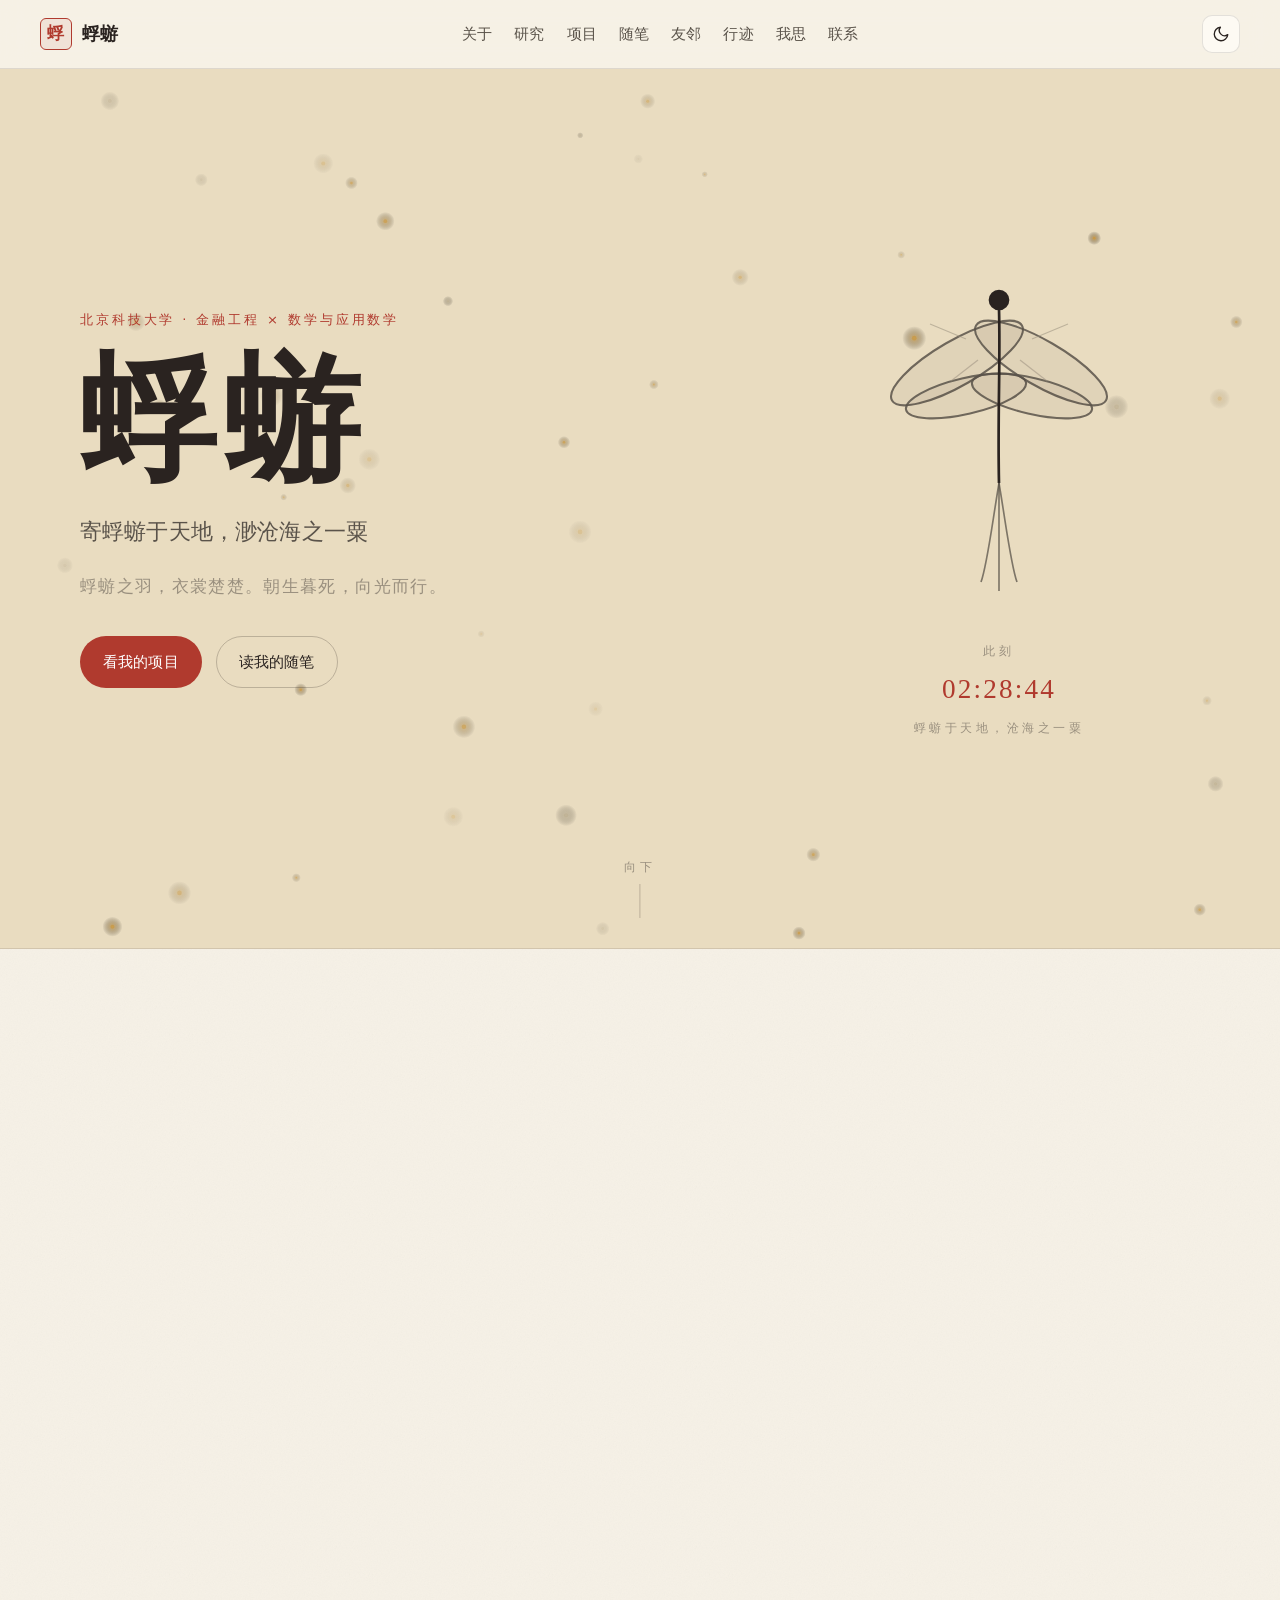
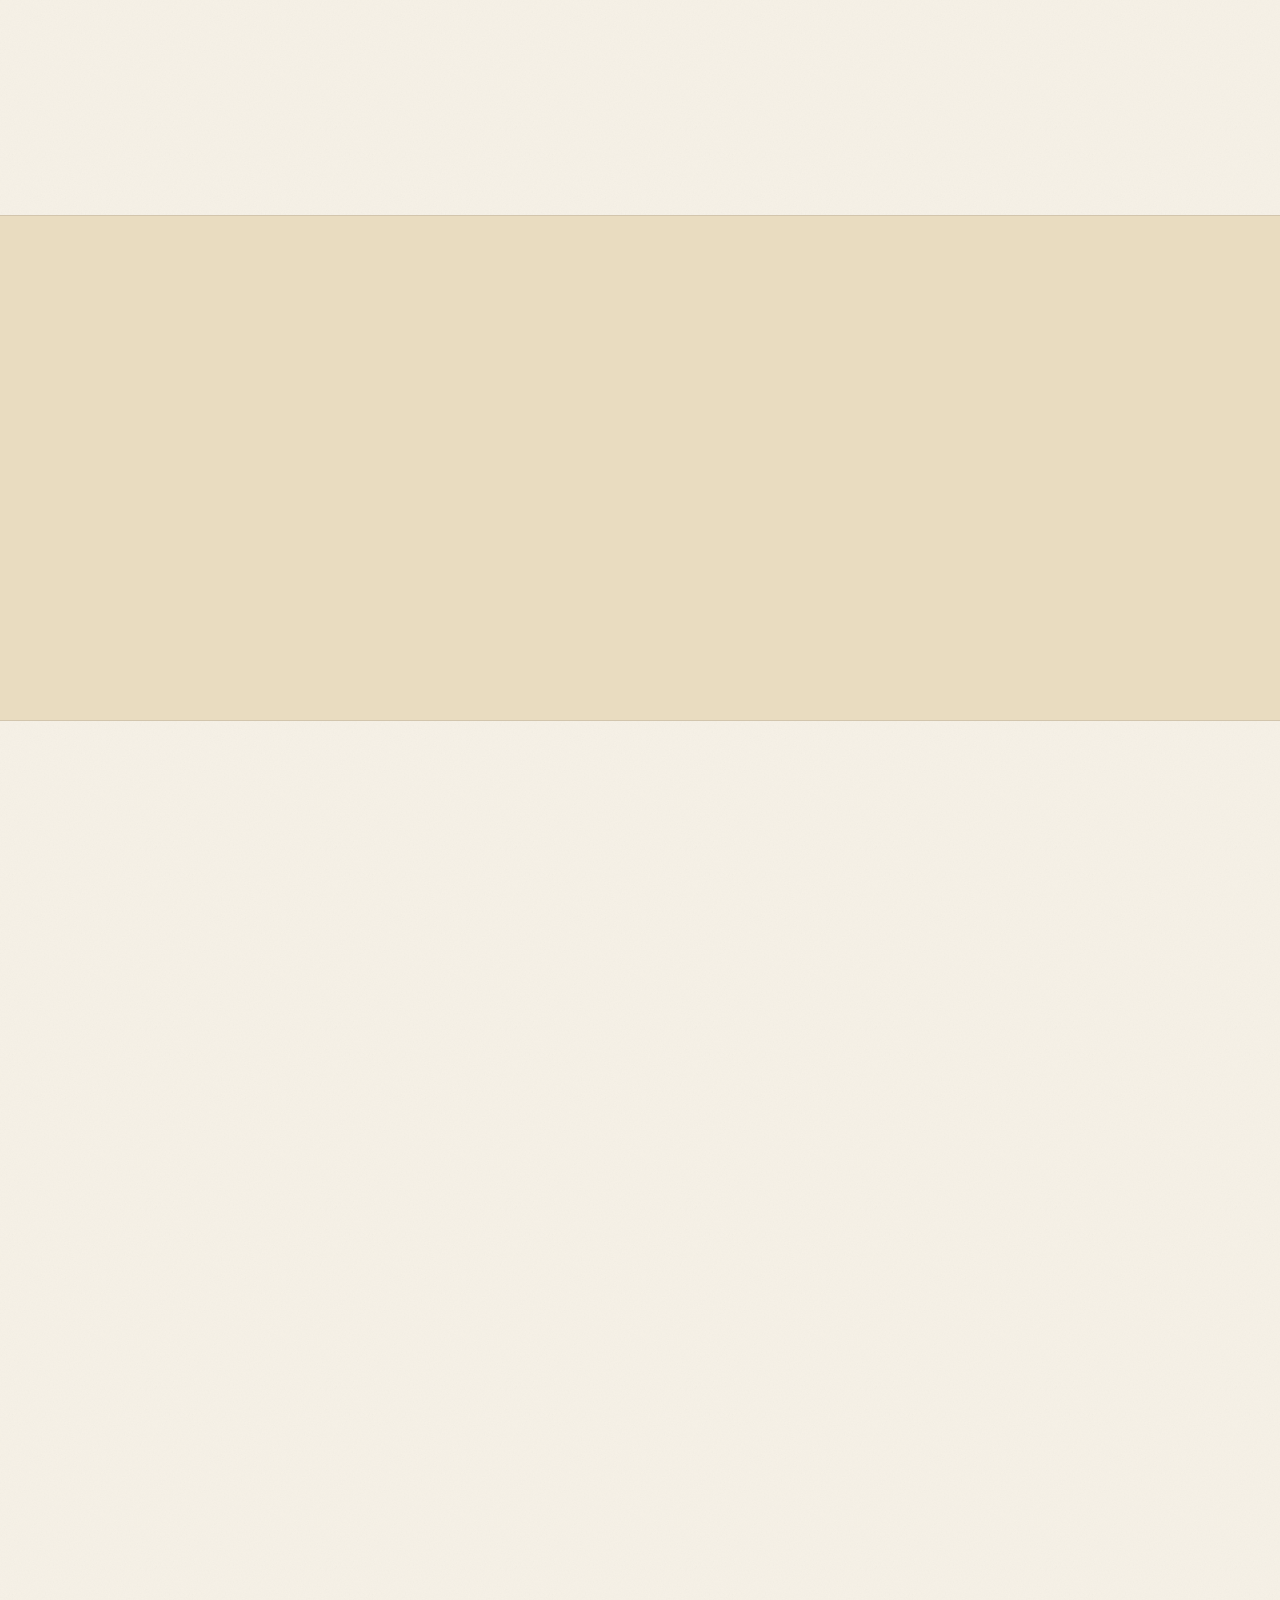
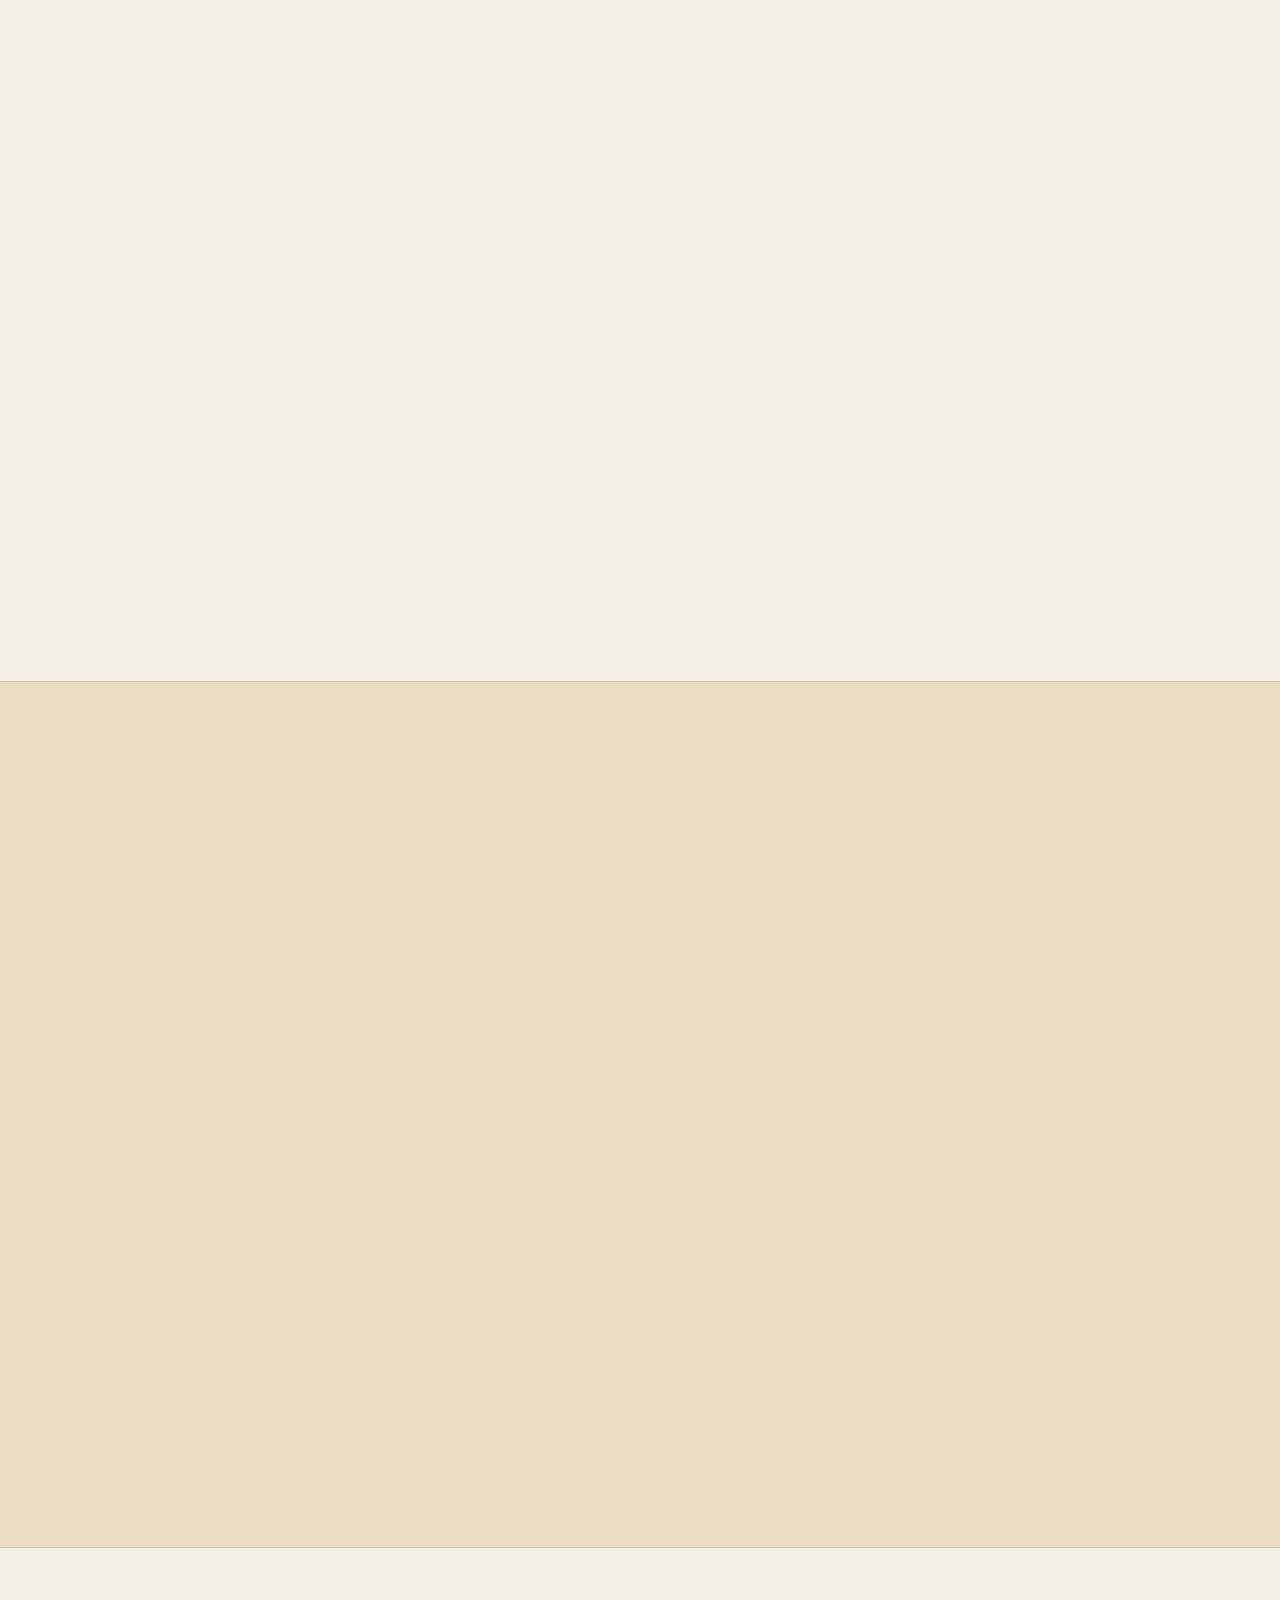
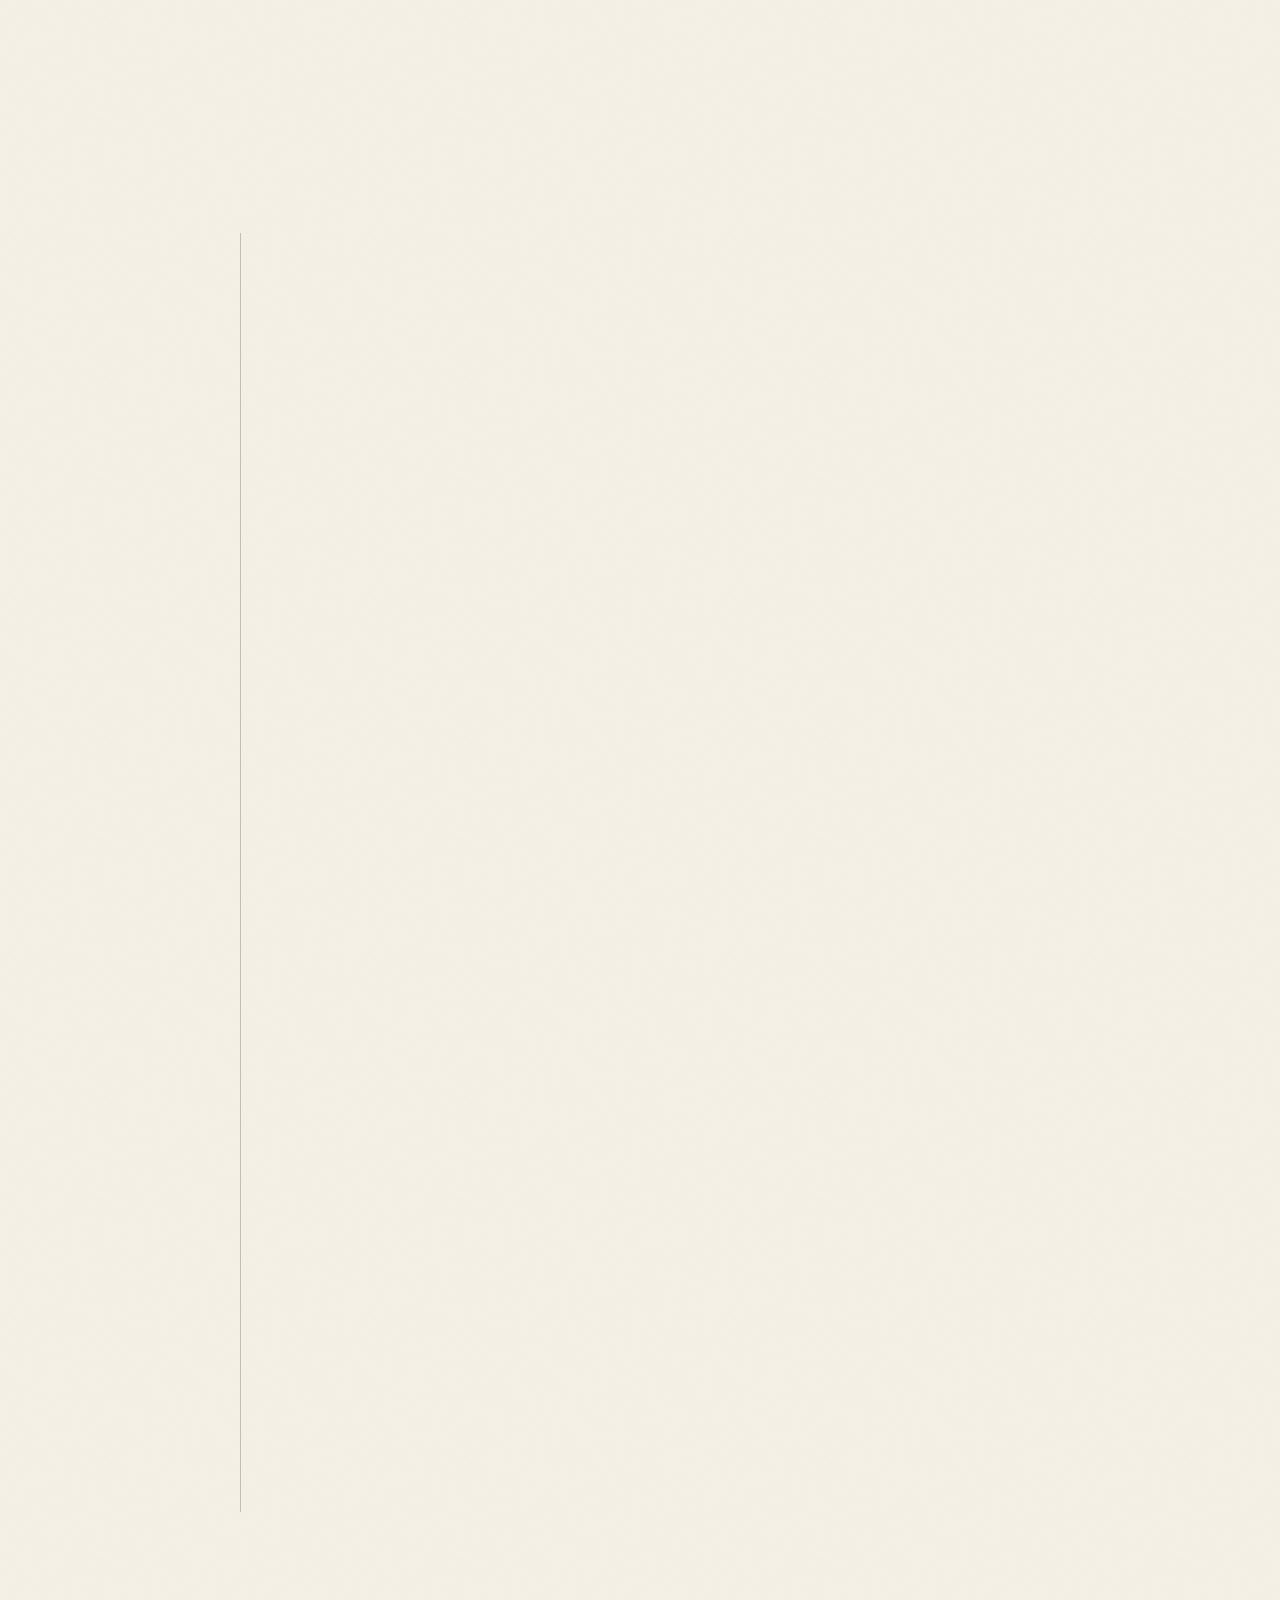
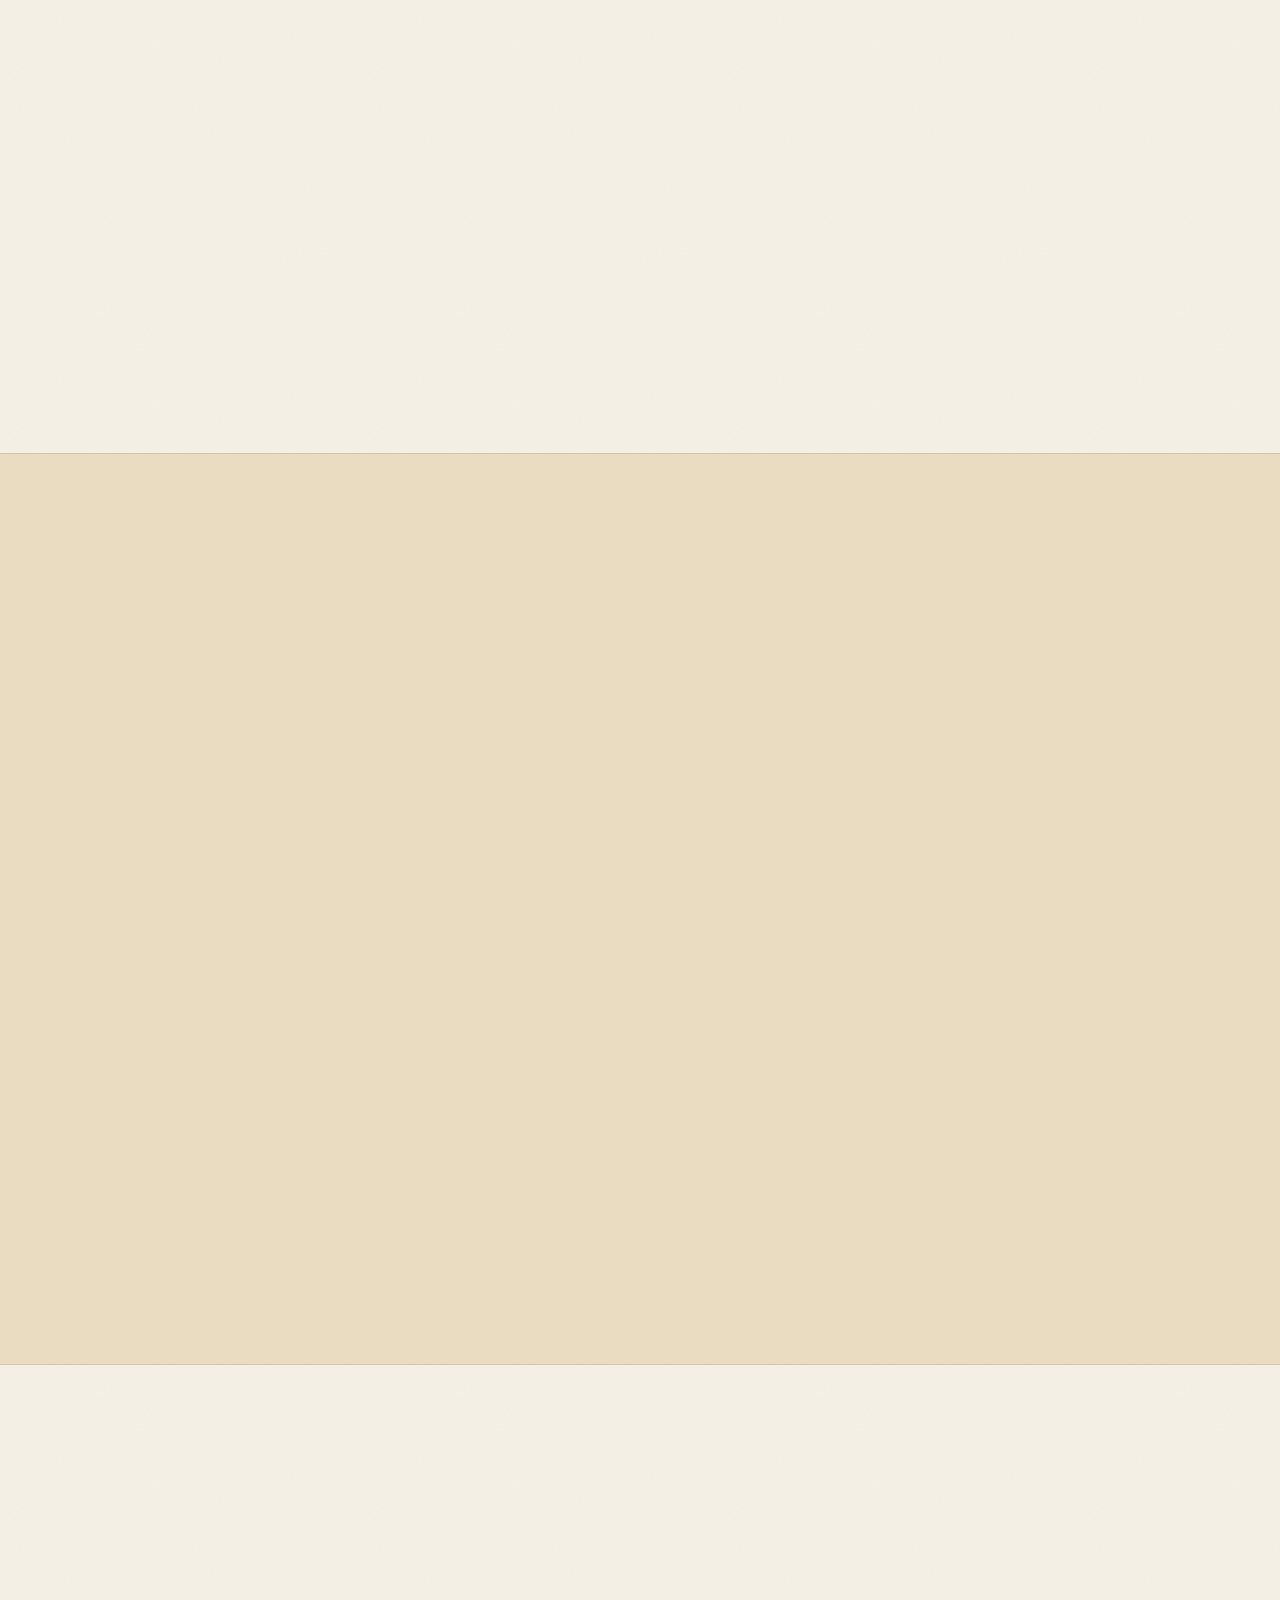
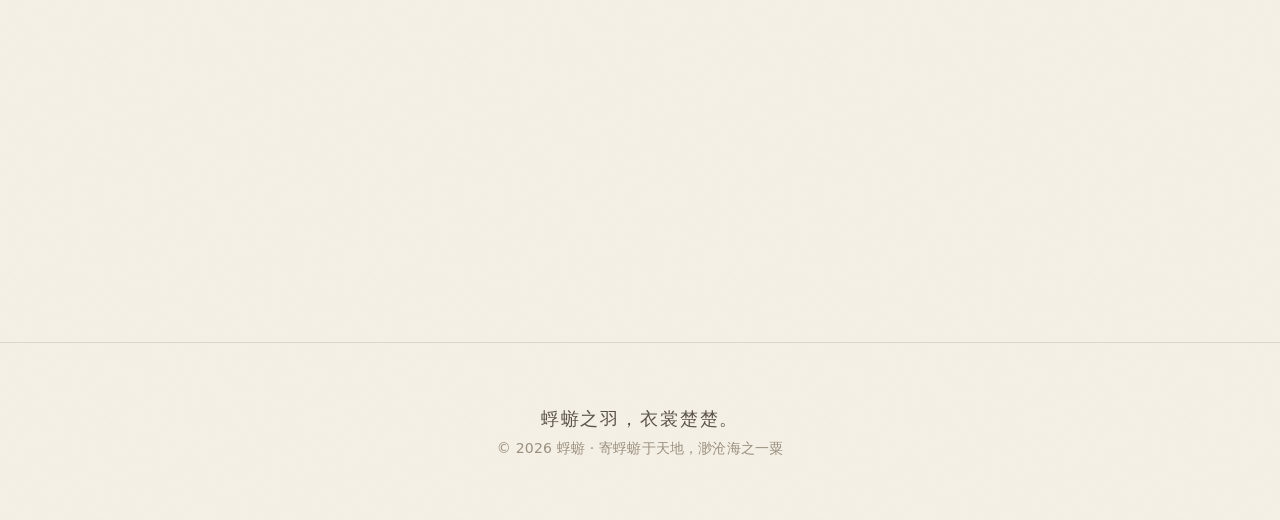
<file: index.html>
<!DOCTYPE html>
<html lang="zh-CN" data-theme="dark">
<head>
  <meta charset="utf-8">
  <meta name="viewport" content="width=device-width, initial-scale=1">
  <script>document.documentElement.classList.add('js');</script>
  <script>
    (function () {
      var t = null;
      try { t = localStorage.getItem("fuyou-theme"); } catch (e) {}
      if (!t) t = (window.matchMedia && window.matchMedia("(prefers-color-scheme: dark)").matches) ? "dark" : "light";
      document.documentElement.setAttribute("data-theme", t);
    })();
  </script>
  <title>蜉蝣 · 个人主页</title>
  <meta name="description" content="蜉蝣 —— 寄蜉蝣于天地，渺沧海之一粟。以数学为根，观天地、察人事、问计算，一个在当下向光求索的人。">
  <meta name="author" content="蜉蝣">
  <link rel="canonical" href="https://fuyou-maths.github.io/">
  <link rel="icon" href="favicon.svg" type="image/svg+xml">
  <meta property="og:type" content="profile">
  <meta property="og:title" content="蜉蝣 · 个人主页">
  <meta property="og:description" content="寄蜉蝣于天地，渺沧海之一粟 · 以数学为根，观天地、察人事、问计算">
  <meta property="og:url" content="https://fuyou-maths.github.io/">
  <meta property="og:image" content="https://fuyou-maths.github.io/images/og-cover.jpg">
  <meta property="og:image:width" content="1200">
  <meta property="og:image:height" content="630">
  <meta property="og:image:alt" content="蜉蝣 · 个人主页">
  <meta name="twitter:card" content="summary_large_image">
  <meta name="twitter:title" content="蜉蝣 · 个人主页">
  <meta name="twitter:description" content="寄蜉蝣于天地，渺沧海之一粟 · 以数学为根，观天地、察人事、问计算">
  <meta name="twitter:image" content="https://fuyou-maths.github.io/images/og-cover.jpg">
  <link rel="stylesheet" href="style.css?v=8">
</head>
<body>
  <a class="skip-link" href="#main">跳到正文</a>

  <header class="site-header" id="top">
    <div class="header-inner">
      <a class="brand" href="#top" aria-label="返回顶部">
        <span class="brand-mark" aria-hidden="true">蜉</span>
        <span class="brand-text">蜉蝣</span>
      </a>

      <nav class="site-nav" id="siteNav" aria-label="主导航">
        <a href="#about">关于</a>
        <a href="#research">研究</a>
        <a href="#projects">项目</a>
        <a href="essays.html">随笔</a>
        <a href="friends.html">友邻</a>
        <a href="#journey">行迹</a>
        <a href="#thoughts">我思</a>
        <a href="#contact">联系</a>
      </nav>

      <div class="header-actions">
        <button class="theme-toggle" id="themeToggle" type="button" aria-label="切换深浅主题">
          <svg class="icon-moon" viewBox="0 0 24 24" aria-hidden="true"><path d="M21 12.8A9 9 0 1 1 11.2 3a7 7 0 0 0 9.8 9.8Z"/></svg>
          <svg class="icon-sun" viewBox="0 0 24 24" aria-hidden="true"><circle cx="12" cy="12" r="4.5"/><path d="M12 2v2.5M12 19.5V22M4.9 4.9l1.8 1.8M17.3 17.3l1.8 1.8M2 12h2.5M19.5 12H22M4.9 19.1l1.8-1.8M17.3 6.7l1.8-1.8"/></svg>
        </button>
        <button class="nav-toggle" id="navToggle" type="button" aria-label="打开菜单" aria-expanded="false">
          <span></span><span></span><span></span>
        </button>
      </div>
    </div>
  </header>

  <main id="main">
    <!-- ============ HERO ============ -->
    <section class="hero">
      <canvas class="fireflies" id="fireflies" aria-hidden="true"></canvas>
      <div class="container hero-grid">
        <div class="hero-copy">
          <p class="hero-kicker reveal">北京科技大学 · 金融工程 × 数学与应用数学</p>
          <h1 class="hero-name reveal">蜉蝣</h1>
          <p class="hero-sub reveal">寄蜉蝣于天地，渺沧海之一粟</p>
          <p class="hero-poem reveal">蜉蝣之羽，衣裳楚楚。朝生暮死，向光而行。</p>
          <div class="hero-actions reveal">
            <a class="btn btn-primary" href="#projects">看我的项目</a>
            <a class="btn btn-ghost" href="#essays">读我的随笔</a>
          </div>
        </div>

        <div class="hero-visual reveal" aria-hidden="true">
          <svg class="mayfly" viewBox="0 0 200 240" fill="none">
            <ellipse class="wing" cx="72" cy="70" rx="50" ry="15" transform="rotate(-30 72 70)"/>
            <ellipse class="wing" cx="128" cy="70" rx="50" ry="15" transform="rotate(30 128 70)"/>
            <ellipse class="wing" cx="78" cy="92" rx="41" ry="12" transform="rotate(-13 78 92)"/>
            <ellipse class="wing" cx="122" cy="92" rx="41" ry="12" transform="rotate(13 122 92)"/>
            <path class="vein" d="M78 54 54 44"/>
            <path class="vein" d="M86 68 68 82"/>
            <path class="vein" d="M122 54 146 44"/>
            <path class="vein" d="M114 68 132 82"/>
            <circle class="head" cx="100" cy="28" r="6"/>
            <path class="body" d="M100 34 C 101 70 99 105 100 150"/>
            <path class="tail" d="M100 150 C 95 180 92 205 88 216"/>
            <path class="tail" d="M100 150 C 100 185 100 210 100 222"/>
            <path class="tail" d="M100 150 C 105 180 108 205 112 216"/>
          </svg>
          <div class="hero-now">
            <span class="now-label">此刻</span>
            <span class="now-time" id="nowTime">--:--:--</span>
            <span class="now-note">蜉蝣于天地，沧海之一粟</span>
          </div>
        </div>
      </div>
      <div class="hero-scroll" aria-hidden="true">
        <span>向下</span>
        <i></i>
      </div>
    </section>

    <!-- ============ 01 关于 ============ -->
    <section class="section" id="about">
      <div class="container">
        <div class="section-head reveal">
          <span class="section-index">01</span>
          <h2 class="section-title">关于</h2>
        </div>
        <div class="about-grid">
          <p class="about-lead reveal">我是蜉蝣——<em>寄蜉蝣于天地，渺沧海之一粟</em>。</p>
          <div class="about-body reveal">
            <p>北京科技大学金融工程专业在读，辅修数学与应用数学双学位。以数学为根，向四方求索——一边是市场、风险与定价，一边是公理、证明与模型；再往外，是人文社科的辽阔，与计算机、人工智能的疆界。</p>
            <p>朝生暮死，故不忧远方，只问当下。蜉蝣于天地之间，渺小如沧海一粟，却从不停止向光飞行。</p>
          </div>
        </div>

        <div class="field-strip reveal">
          <span class="field-label">我的版图</span>
          <ul class="chip-list">
            <li>数学</li><li>人工智能</li><li>经济学</li><li>金融</li><li>哲学</li>
          </ul>
        </div>

        <ul class="fact-strip reveal">
          <li><span>主修</span>金融工程</li>
          <li><span>双学位</span>数学与应用数学</li>
          <li><span>年级</span>准大四</li>
          <li><span>坐标</span>中国 · 北京</li>
        </ul>

        <div class="now-lines reveal">
          <p><span class="field-label">生活</span>爱打羽毛球、乒乓球，也打篮球、偶尔跑步；象棋、国际象棋、军棋、斗兽棋、五子棋、飞行棋、跳棋都会一点，围棋略懂皮毛。归根到底，这些和数学、人文社科一样，都是在养一份「底色」——逻辑的底色，让精神丰满而充实。</p>
        </div>
      </div>
    </section>

    <!-- ============ 02 研究 ============ -->
    <section class="section section-alt" id="research">
      <div class="container">
        <div class="section-head reveal">
          <span class="section-index">02</span>
          <h2 class="section-title">研究</h2>
          <p class="section-note">论文 · 科研</p>
        </div>
        <p class="section-lead reveal">研究内容正在整理中——论文、大作业、建模作品整理好后会陆续放上来。</p>

        <div class="research-empty reveal">
          <p>暂时还没有可展示的研究成果，整理好后第一时间更新到这里。</p>
        </div>
      </div>
    </section>

    <!-- ============ 03 项目 ============ -->
    <section class="section" id="projects">
      <div class="container">
        <div class="section-head reveal">
          <span class="section-index">03</span>
          <h2 class="section-title">项目</h2>
          <p class="section-note">进行中 · 工作流</p>
        </div>
        <p class="section-lead reveal">一些动手做的小项目——目前多为本地 AI 工作流（需 Claude Code 运行），公开 Demo 正在准备中，先看简介。</p>

        <div class="project-grid">
          <article class="project-card reveal">
            <div class="project-cover" style="--pc: rgba(230, 185, 106, 0.34);">
              <span class="project-glyph" aria-hidden="true">学</span>
              <span class="project-status">进行中</span>
            </div>
            <div class="card-body">
              <h3 class="project-title">AI 辅助教材学习流水线</h3>
              <p class="project-tags">Python · OCR · LLM · 知识图谱</p>
              <p class="project-desc">把整本教材变成可学习产物的七阶段流水线：OCR 解析原文 → 章节分解 → AI 生成讲解笔记 → 代码验证 → PDF 渲染 → 思维导图 → 知识图谱。已完整跑通《R 语言》（12 章 66 节）与《金融风险管理》（29 章 197 节）两本教材，产出带图、带例、带代码验证的中文精读笔记；指定任意教材即可继续扩展。</p>
            </div>
          </article>
          <article class="project-card reveal">
            <div class="project-cover" style="--pc: rgba(176, 58, 46, 0.30);">
              <span class="project-glyph" aria-hidden="true">卷</span>
              <span class="project-status">进行中</span>
            </div>
            <div class="card-body">
              <h3 class="project-title">AI 试卷命制系统</h3>
              <p class="project-tags">Python · LLM · LaTeX</p>
              <p class="project-desc">面向教学的 AI 出卷工作流：从教材 / 材料 PDF 自动提取知识点，按学科模板生成题目与答案解析，LaTeX（xelatex + ctex）排版输出可直接使用的试卷 PDF。支持人工校验修正、按学科沉淀题库并复用；OCR 采用 PyMuPDF → MinerU → PaddleOCR 三层回退，公式图表多的教材也能稳定解析。</p>
            </div>
          </article>
          <article class="project-card reveal">
            <div class="project-cover" style="--pc: rgba(116, 192, 214, 0.30);">
              <span class="project-glyph" aria-hidden="true">演</span>
              <span class="project-status">进行中</span>
            </div>
            <div class="card-body">
              <h3 class="project-title">Claude Code 版 PPT 工作流</h3>
              <p class="project-tags">Claude Code · pandoc · MindShow</p>
              <p class="project-desc">一套「说需求就出 PPT」的工作流：先确认场景与受众，再生成大纲与 Markdown，最后出图迭代。含公式的课件走 pandoc 渲染，通用演示走 MindShow / AiPPT，把一次 PPT 制作从几小时压缩到十几分钟；改稿也只需改文字，重出即可。</p>
            </div>
          </article>
          <article class="project-card reveal">
            <div class="project-cover" style="--pc: rgba(96, 150, 200, 0.30);">
              <span class="project-glyph" aria-hidden="true">潮</span>
              <span class="project-status">接近完成</span>
            </div>
            <div class="card-body">
              <h3 class="project-title">巨潮 A 股定期报告批量下载器</h3>
              <p class="project-tags">Python · 爬虫 · 并发下载</p>
              <p class="project-desc">覆盖沪深北全市场上市公司的年报 / 半年报批量下载工具：按披露月份智能过滤无效请求，数据量过大时自动二分拆分日期区间，断点续传 + 原子写入防损坏，多线程并发下载，修订版自动去重，并输出覆盖率报告便于查漏。适合课程协作 / 课题组按「年份 × 类型」分工后合并。</p>
            </div>
          </article>
          <article class="project-card reveal">
            <div class="project-cover" style="--pc: rgba(130, 170, 120, 0.30);">
              <span class="project-glyph" aria-hidden="true">记</span>
              <span class="project-status">进行中</span>
            </div>
            <div class="card-body">
              <h3 class="project-title">教材笔记标准化整理流水线</h3>
              <p class="project-tags">MinerU · 排版标准化</p>
              <p class="project-desc">把杂乱的教材扫描件 / PDF 变成排版统一、可复用的笔记：MinerU 解析出 docx / markdown / LaTeX 三种产物，再按参考排版规范整理润色。已处理《解读中国经济》《马克思主义基本原理》《马克思主义政治经济学》，目标是让每一本书的笔记都长一个样、好查好引用。</p>
            </div>
          </article>
          <article class="project-card reveal">
            <div class="project-cover" style="--pc: rgba(150, 130, 190, 0.30);">
              <span class="project-glyph" aria-hidden="true">页</span>
              <span class="project-status">持续维护</span>
            </div>
            <div class="card-body">
              <h3 class="project-title">蜉蝣主页（本站）</h3>
              <p class="project-tags">HTML · CSS · JS</p>
              <p class="project-desc">你现在看到的这个页面：纯 HTML / CSS / JS 的单页个人主页，无后端、无框架，直接部署在 GitHub Pages。从版图到行迹都在这里迭代，它本身就是我在做的项目之一。</p>
            </div>
          </article>
        </div>
      </div>
    </section>

    <!-- ============ 04 随笔 ============ -->
    <section class="section section-alt" id="essays">
      <div class="container">
        <div class="section-head reveal">
          <span class="section-index">04</span>
          <h2 class="section-title">随笔</h2>
          <p class="section-note">思考 · 读书</p>
        </div>
        <p class="section-lead reveal">一些零散的思考，完整内容发布在公众号「蜉蝣览天地」。</p>

        <!-- 精选文章 · coverflow 轮播 -->
        <div class="carousel reveal" id="essayCarousel">
          <div class="carousel-track">
            <article class="carousel-card">
              <a href="https://mp.weixin.qq.com/s/fVxMfMkRmyu4GVUIA5OA1g" target="_blank" rel="noreferrer">
                <img class="card-cover" src="images/articles/02.jpg" alt="DeepSeek 给出了我没敢想的答案" loading="lazy">
                <div class="card-body"><h3 class="cc-title">DeepSeek 给出了我没敢想的答案</h3><p class="cc-desc">从一道数列题，体验 DeepSeek 的思考</p></div>
              </a>
            </article>
            <article class="carousel-card">
              <a href="https://mp.weixin.qq.com/s/21O_0El8mvvddW1tWq52Kw" target="_blank" rel="noreferrer">
                <img class="card-cover" src="images/articles/03.jpg" alt="人工智能时代，什么才是有用的？" loading="lazy">
                <div class="card-body"><h3 class="cc-title">人工智能时代，什么才是有用的？</h3><p class="cc-desc">AI 时代的一点思考</p></div>
              </a>
            </article>
            <article class="carousel-card">
              <a href="https://mp.weixin.qq.com/s/PJYU2CsKJSzoRCmfUsSwLQ" target="_blank" rel="noreferrer">
                <img class="card-cover" src="images/articles/04.jpg" alt="人工智能如何参与学习" loading="lazy">
                <div class="card-body"><h3 class="cc-title">人工智能如何参与学习</h3><p class="cc-desc">AI 系列第二篇</p></div>
              </a>
            </article>
            <article class="carousel-card">
              <a href="https://mp.weixin.qq.com/s/Ez1FWPcyvqh3vCW3M9tfJw" target="_blank" rel="noreferrer">
                <img class="card-cover" src="images/articles/01.jpg" alt="CMC 经验：我与数学竞赛" loading="lazy">
                <div class="card-body"><h3 class="cc-title">CMC 经验：我与数学竞赛</h3><p class="cc-desc">全国大学生数学竞赛的经验与心得</p></div>
              </a>
            </article>
            <article class="carousel-card">
              <a href="https://mp.weixin.qq.com/s/1hrprFrFGttrcX74yhHbVA" target="_blank" rel="noreferrer">
                <img class="card-cover" src="images/articles/06.jpg" alt="「1+1&gt;2」还是「1&lt;2」？" loading="lazy">
                <div class="card-body"><h3 class="cc-title">「1+1&gt;2」还是「1&lt;2」？</h3><p class="cc-desc">米格二五效应、短板与长板</p></div>
              </a>
            </article>
            <article class="carousel-card">
              <a href="https://mp.weixin.qq.com/s/7w0hp6wQyzd9gX0wEU0uUw" target="_blank" rel="noreferrer">
                <img class="card-cover" src="images/articles/07.jpg" alt="诗歌 · 赠离别" loading="lazy">
                <div class="card-body"><h3 class="cc-title">诗歌 · 赠离别</h3><p class="cc-desc">一首写给离别的诗</p></div>
              </a>
            </article>
            <article class="carousel-card">
              <a href="https://mp.weixin.qq.com/s/pl6sJ8FBajx8Ben4pUxj4g" target="_blank" rel="noreferrer">
                <img class="card-cover" src="images/articles/08.jpg" alt="数学学习①：正视与克服畏难" loading="lazy">
                <div class="card-body"><h3 class="cc-title">数学学习①：正视与克服畏难</h3><p class="cc-desc">浅谈数学学习经验</p></div>
              </a>
            </article>
            <article class="carousel-card">
              <a href="https://mp.weixin.qq.com/s/P9t2jtJs8WMGybjs4Y4sVg" target="_blank" rel="noreferrer">
                <img class="card-cover" src="images/articles/11.jpg" alt="数学学习③：抽象与寻根" loading="lazy">
                <div class="card-body"><h3 class="cc-title">数学学习③：抽象与寻根</h3><p class="cc-desc">浅谈数学学习经验</p></div>
              </a>
            </article>
            <article class="carousel-card">
              <a href="https://mp.weixin.qq.com/s/WF03mkgNiK-ULWTeGfxtlg" target="_blank" rel="noreferrer">
                <img class="card-cover" src="images/articles/12.jpg" alt="数学学习④：演绎·归纳·反演" loading="lazy">
                <div class="card-body"><h3 class="cc-title">数学学习④：演绎·归纳·反演</h3><p class="cc-desc">浅谈数学学习经验</p></div>
              </a>
            </article>
          </div>
          <button class="carousel-btn prev" id="carouselPrev" type="button" aria-label="上一张">‹</button>
          <button class="carousel-btn next" id="carouselNext" type="button" aria-label="下一张">›</button>
        </div>
        <div class="carousel-more reveal">
          <a class="btn btn-ghost" href="essays.html">查看更多文章 →</a>
        </div>

        <!-- 读书 · 书单（暂缓上线：有书目后取消注释并填入内容）
        <div class="journal-block reveal books-block">
          <h3 class="journal-title">读书 · 书单</h3>
          <p class="journal-desc">读过的书，留一句当时的想法。</p>
          <ul class="book-list">
            <li class="book-item">
              <span class="book-title">书名</span>
              <span class="book-author">作者</span>
              <span class="book-note">一句话点评。</span>
            </li>
          </ul>
        </div>
        -->
      </div>
    </section>

    <!-- ============ 05 行迹 ============ -->
    <section class="section" id="journey">
      <div class="container">
        <div class="section-head reveal">
          <span class="section-index">05</span>
          <h2 class="section-title">行迹</h2>
          <p class="section-note">一路走来 · 从近到远</p>
        </div>
        <p class="section-lead reveal">每一段经历，是一个角色、一段时间、一件在做的事。</p>

        <ol class="timeline">
          <!-- 学生工作（新 → 旧） -->
          <li class="timeline-item reveal">
            <div class="timeline-date">2026.07 – 至今</div>
            <div class="timeline-body">
              <h3>大数据2602班 小班主任 <span class="timeline-org">· 经济管理学院</span></h3>
              <p>协助辅导员开展新生班级管理与引导工作，帮助同学们迅速适应大学环境和大学生活，及时完成从「高中生」到「大学生」的身份转换。</p>
            </div>
          </li>
          <li class="timeline-item reveal">
            <div class="timeline-date">2024.09 – 至今</div>
            <div class="timeline-body">
              <h3>团支书 <span class="timeline-org">· 金融232班</span></h3>
              <p>负责班级团务工作，积极开展组织生活和推优入党，配合班长开展班级管理和班级建设。</p>
            </div>
          </li>
          <li class="timeline-item reveal">
            <div class="timeline-date">2024.03 – 至今</div>
            <div class="timeline-body">
              <h3>学业讲师团 <span class="timeline-org">· 经济管理学院</span></h3>
              <span class="role-chain">讲师 → 团长</span>
              <ul class="role-steps">
                <li>
                  <span class="role-time">2024.03 – 至今</span>
                  <span class="role-name">讲师</span>
                  <p class="role-desc">积极开展朋辈讲师业务，截止目前，共一对一辅导、一对多辅导讲授百余次，并讲授微积分、微观经济学习题课，参与并主持微积分模拟卷5次，制作电子讲义和电子笔记10余份。</p>
                </li>
                <li>
                  <span class="role-time">2025.07 – 至今</span>
                  <span class="role-name">团长</span>
                  <p class="role-desc">参与学院学业和学风建设，主持学院学业讲师团的业务工作，优化讲师团的内部管理，正在尝试运用AI制作试卷生成器和电子笔记生成器。</p>
                </li>
              </ul>
            </div>
          </li>
          <li class="timeline-item reveal">
            <div class="timeline-date">2024.03 – 2026.03</div>
            <div class="timeline-body">
              <h3>志愿服务指导中心 · 项目执行组组员 <span class="timeline-org">· 校团委</span></h3>
              <p>主要参与部门的值班工作：为同学们进行工时的审核与添加，参与长期志愿服务项目调研2次，参与组织学校志愿服务活动1次。</p>
            </div>
          </li>
          <li class="timeline-item reveal">
            <div class="timeline-date">2023.10 – 2026.06</div>
            <div class="timeline-body">
              <h3>新闻宣传中心 <span class="timeline-org">· 经济管理学院</span></h3>
              <span class="role-chain">三年 · 志愿者 → 部长 → 副主任</span>
              <ul class="role-steps">
                <li>
                  <span class="role-time">2023.10 – 2024.07</span>
                  <span class="role-name">推送运营部 · 志愿者</span>
                  <p class="role-desc">学习并了解宣传的相关技能，初步尝试推送制作。</p>
                </li>
                <li>
                  <span class="role-time">2024.07 – 2025.07</span>
                  <span class="role-name">运营策划部 · 部长</span>
                  <p class="role-desc">参与学院部分推送的制作和修改，初步培养同学的宣传技能。</p>
                </li>
                <li>
                  <span class="role-time">2025.07 – 2026.06</span>
                  <span class="role-name">运营策划部 · 学生副主任</span>
                  <p class="role-desc">共同负责新闻稿上传、学院官方微信公众号的运营、学院推送的制作与审核，召开宣传技能培训会，培养同学的宣传技能：推送制作和新闻稿撰写，并配合学院团委开展各项具体工作。工作的一年间，部门共制作并发布推送300余篇，上传新闻稿60余篇，累计浏览量30万+。</p>
                </li>
              </ul>
            </div>
          </li>
          <li class="timeline-item reveal">
            <div class="timeline-date">2023.09 – 2024.07</div>
            <div class="timeline-body">
              <h3>创新创业委员 <span class="timeline-org">· 工商2302班</span></h3>
              <p>负责班级创新创业工作的转达，为同学们构建起创新创业相关知识理论的初认识，建立好校院班三级创赛通知的桥梁。</p>
            </div>
          </li>

          <!-- 教育（从近到远，放在最末） -->
          <li class="timeline-item reveal">
            <div class="timeline-date">2024 – 2027</div>
            <div class="timeline-body">
              <h3>数学与应用数学（双学位）<span class="timeline-org">· 北京科技大学</span></h3>
              <p>申请数学与应用数学的双学位，探索数学的理论之美和应用之美，补全公理、证明与模型的那一半，主要课程有微分几何、近世代数、复变函数等。</p>
            </div>
          </li>
          <li class="timeline-item reveal">
            <div class="timeline-date">2023 – 2027</div>
            <div class="timeline-body">
              <h3>金融工程（主修）<span class="timeline-org">· 北京科技大学</span></h3>
              <p>从随机过程到衍生品定价，把「模型」与「市场」两套语言放进同一套训练，主要课程有金融工程学、金融市场、随机过程等。</p>
            </div>
          </li>
        </ol>

        <div class="awards reveal">
          <h4>荣誉</h4>
          <div class="awards-grid">
            <div class="award-col">
              <h5>竞赛</h5>
              <ul class="award-list">
                <li>全国大学生数学竞赛（决赛）· 国家一等奖</li>
                <li>全国大学生数学竞赛（决赛）· 国家二等奖</li>
                <li>北京市大学生数学竞赛 · 省级一等奖</li>
                <li>全国部分地区大学生物理竞赛 · 省级一等奖</li>
                <li>北京市节能节水低碳减排社会实践与科技竞赛 · 省级一等奖</li>
                <li class="more-item">全国大学生市场调查与分析大赛 · 省级二等奖</li>
                <li class="more-item">「挑战杯」首都大学生创业计划竞赛 · 省级三等奖</li>
              </ul>
              <button class="award-more-btn" type="button">查看更多（+2）</button>
            </div>
            <div class="award-col">
              <h5>荣誉</h5>
              <ul class="award-list">
                <li>国家奖学金</li>
                <li>经济管理学院「榜样经管」荣誉称号</li>
                <li>北京科技大学「金粉笔」金牌讲师</li>
                <li>北京科技大学优秀三好学生</li>
                <li>北京科技大学优秀学生干部</li>
                <li class="more-item">经济管理学院十佳志愿者</li>
                <li class="more-item">新生人民二等奖学金</li>
                <li class="more-item">暑期社会实践金奖团队</li>
                <li class="more-item">寒假招生宣传实践活动先进个人</li>
                <li class="more-item">寒假招生宣传实践活动金奖团队</li>
              </ul>
              <button class="award-more-btn" type="button">查看更多（+5）</button>
            </div>
          </div>
        </div>
      </div>
    </section>

    <!-- ============ 06 我思 ============ -->
    <section class="section section-alt" id="thoughts">
      <div class="container">
        <div class="section-head reveal">
          <span class="section-index">06</span>
          <h2 class="section-title">我思</h2>
          <p class="section-note">自述 · 信条</p>
        </div>
        <div class="credo-grid">
          <div class="credo reveal">
            <p>蜉蝣朝生暮死，却从不停止向光飞行。我以数学为根，在金融、人文与计算之间求索，不为别的，只为在噪声与波动里，辨认一点点可靠的信号。</p>
            <p>宏大构想是远星，脚下的每一步才是路。修身是一生的修行，兼容并蓄，向光而行。</p>
            <p class="credo-sign">—— 蜉蝣</p>
          </div>
          <div class="credo-art reveal" aria-hidden="true">
            <img class="calli-img calli-dark" src="images/calli-dark.jpg" alt="书法（深色版）" loading="lazy">
            <img class="calli-img calli-light" src="images/calli-light.jpg" alt="书法（浅色版）" loading="lazy">
          </div>
        </div>
      </div>
    </section>

    <!-- ============ 07 联系 ============ -->
    <section class="section" id="contact">
      <div class="container">
        <div class="section-head reveal">
          <span class="section-index">07</span>
          <h2 class="section-title">联系</h2>
        </div>
        <div class="contact-grid">
          <div class="contact-copy reveal">
            <p class="contact-lead">欢迎交流：经济金融、数学应用、人工智能，或任何有意思的问题。</p>
            <p class="contact-sub">把一封邮件、一条消息，投向某个确定的方向。朋友们的好去处，也在附近。</p>
          </div>
          <ul class="contact-list reveal">
            <li><span>邮箱</span><a href="mailto:fuyou_maths@163.com">fuyou_maths@163.com</a></li>
            <li><span>GitHub</span><a href="https://github.com/fuyou-maths" target="_blank" rel="noreferrer">github.com/fuyou-maths</a></li>
            <li><span>微信公众号</span><a href="essays.html#follow">蜉蝣览天地（扫码关注）</a></li>
            <li><span>友邻</span><a href="friends.html">Vespertine97 →</a></li>
            <!-- 微信号（暂缓上线：确定要公开后取消注释并填入）
            <li><span>微信</span><span class="muted">待补充</span></li>
            -->
          </ul>
        </div>
      </div>
    </section>
  </main>

  <footer class="site-footer">
    <div class="container">
      <p class="footer-poem">蜉蝣之羽，衣裳楚楚。</p>
      <p>© 2026 蜉蝣 · 寄蜉蝣于天地，渺沧海之一粟</p>
    </div>
  </footer>

  <script type="application/ld+json">
  {
    "@context": "https://schema.org",
    "@graph": [
      {
        "@type": "Person",
        "@id": "https://fuyou-maths.github.io/#person",
        "name": "蜉蝣",
        "url": "https://fuyou-maths.github.io/",
        "jobTitle": "金融工程专业学生",
        "description": "寄蜉蝣于天地，渺沧海之一粟。以数学为根，观天地、察人事、问计算。北京科技大学金融工程专业在读，数学与应用数学双学位。",
        "alumniOf": { "@type": "CollegeOrUniversity", "name": "北京科技大学" }
      },
      {
        "@type": "WebSite",
        "@id": "https://fuyou-maths.github.io/#website",
        "url": "https://fuyou-maths.github.io/",
        "name": "蜉蝣 · 个人主页",
        "inLanguage": "zh-CN"
      }
    ]
  }
  </script>

  <script src="main.js?v=2"></script>
</body>
</html>
</file>
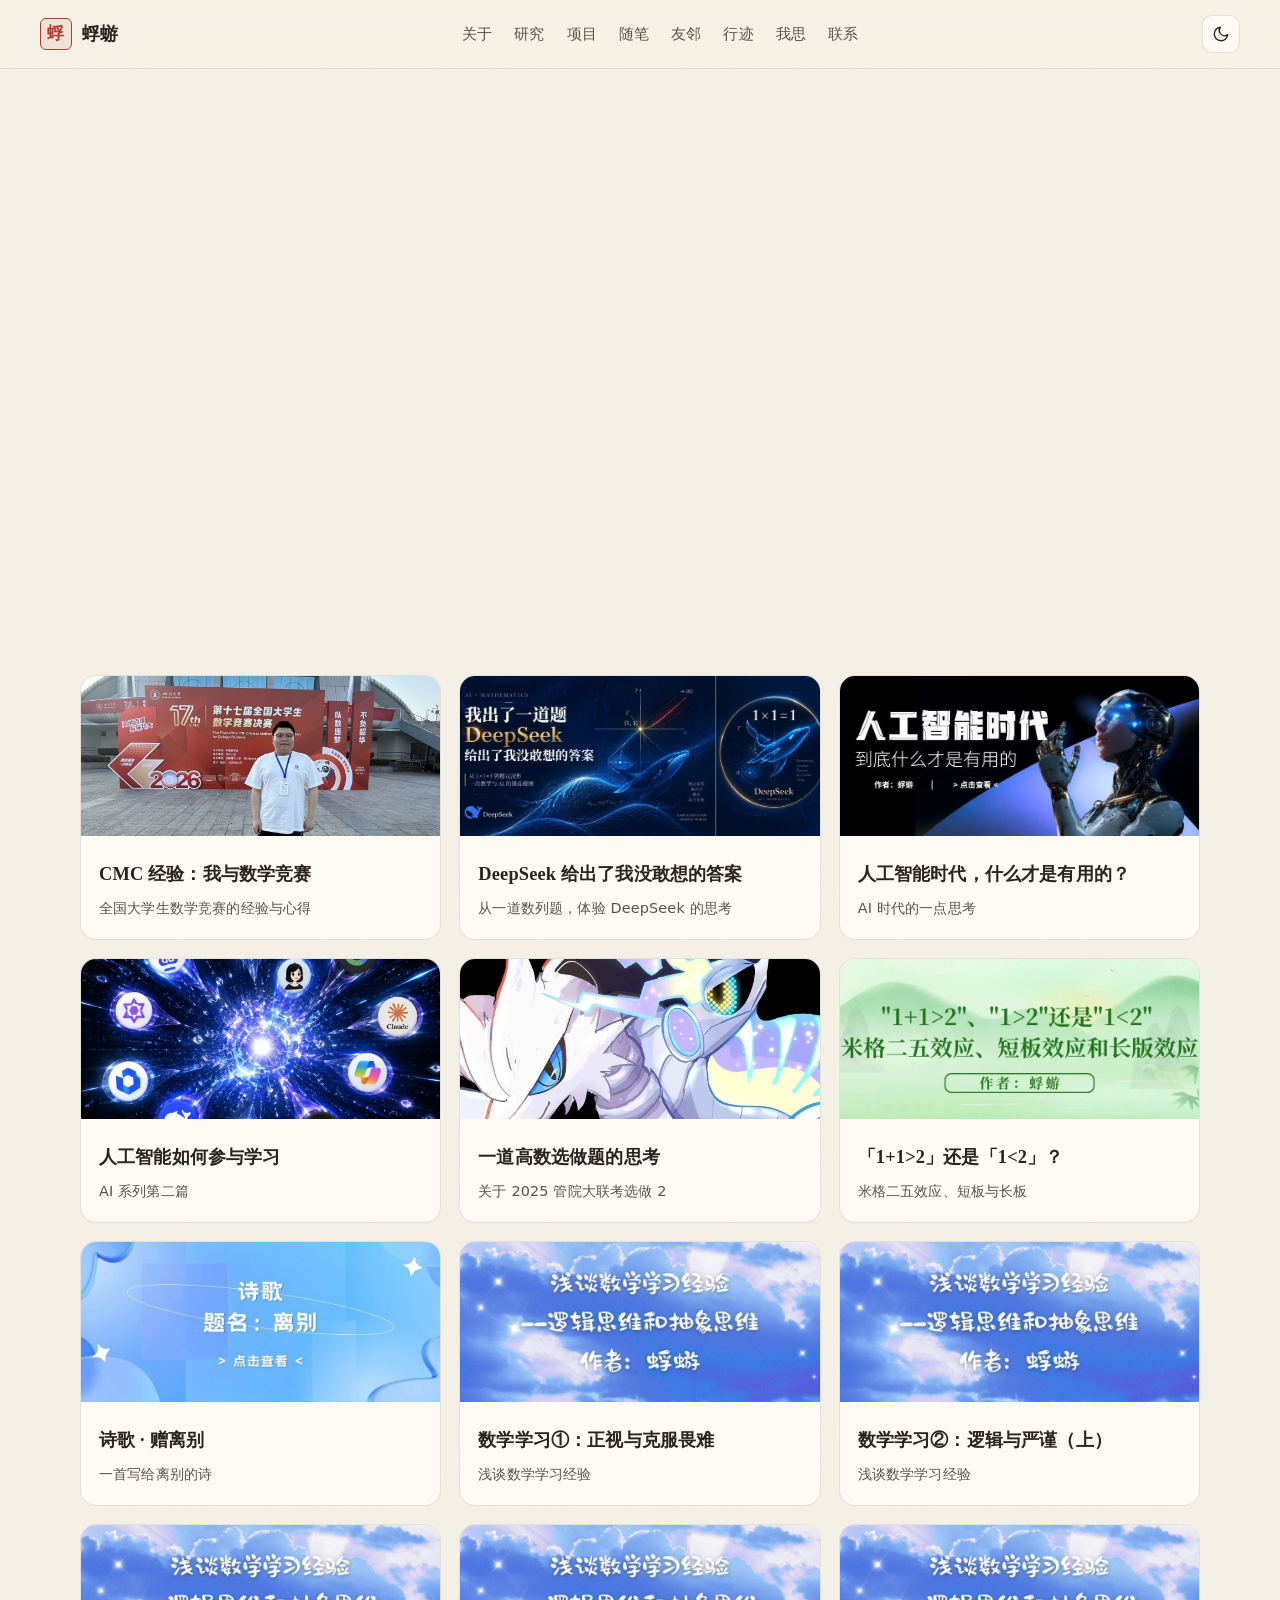
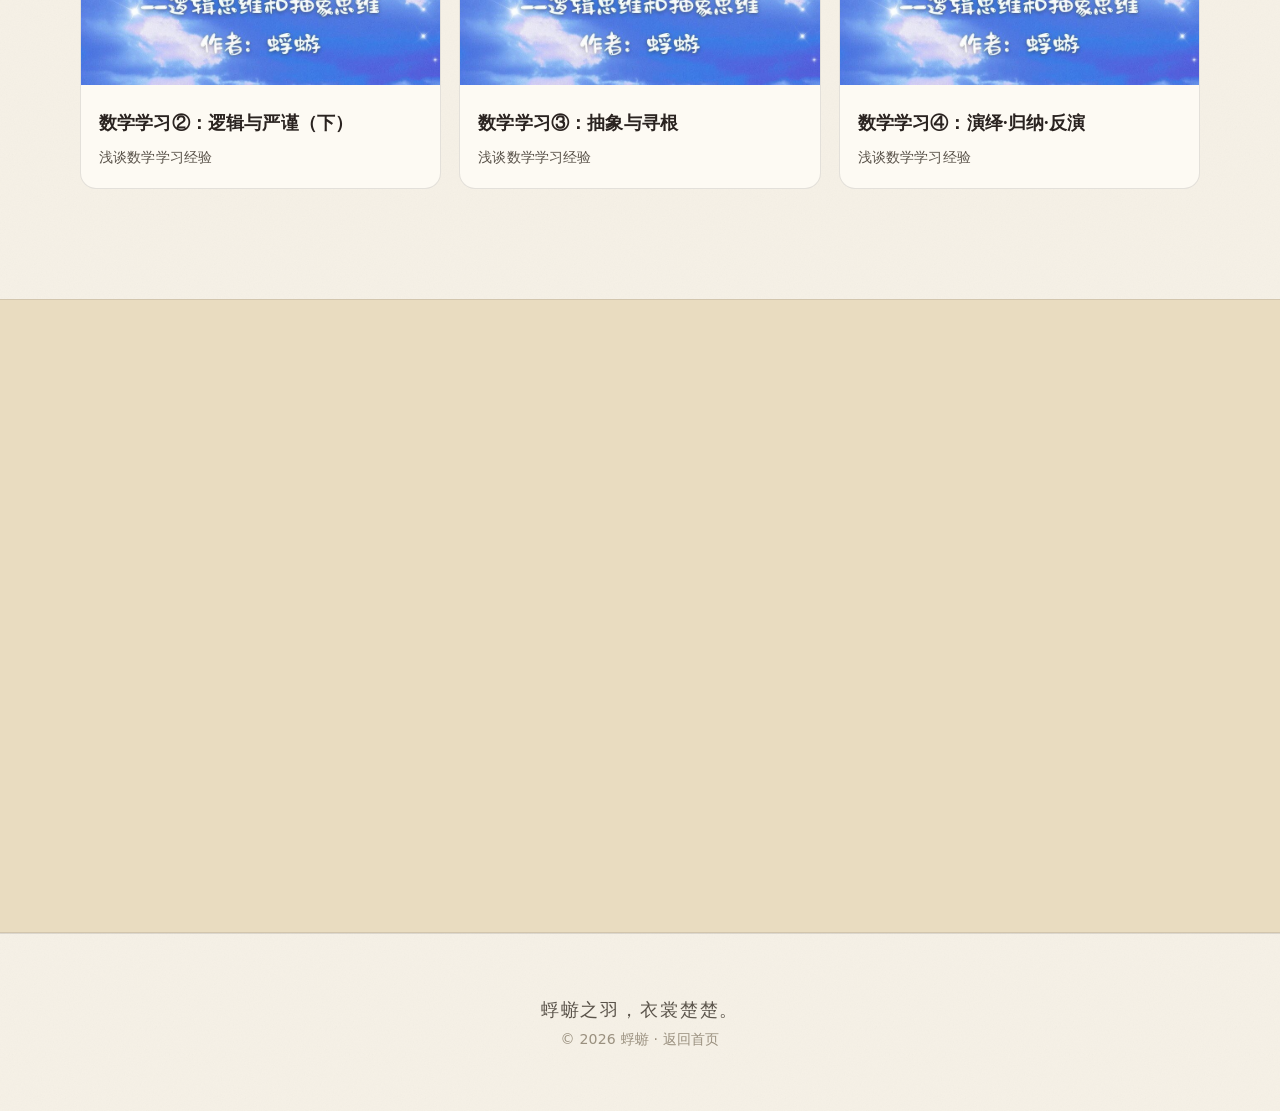
<file: essays.html>
<!DOCTYPE html>
<html lang="zh-CN" data-theme="dark">
<head>
  <meta charset="utf-8">
  <meta name="viewport" content="width=device-width, initial-scale=1">
  <script>document.documentElement.classList.add('js');</script>
  <script>
    (function () {
      var t = null;
      try { t = localStorage.getItem("fuyou-theme"); } catch (e) {}
      if (!t) t = (window.matchMedia && window.matchMedia("(prefers-color-scheme: dark)").matches) ? "dark" : "light";
      document.documentElement.setAttribute("data-theme", t);
    })();
  </script>
  <title>随笔 · 蜉蝣</title>
  <meta name="description" content="蜉蝣的随笔与读书——一些零散的思考，发布在公众号「蜉蝣览天地」。">
  <link rel="icon" href="favicon.svg" type="image/svg+xml">
  <link rel="canonical" href="https://fuyou-maths.github.io/essays.html">
  <meta property="og:type" content="website">
  <meta property="og:title" content="随笔 · 蜉蝣">
  <meta property="og:description" content="蜉蝣的随笔与读书——一些零散的思考，发布在公众号「蜉蝣览天地」。">
  <meta property="og:url" content="https://fuyou-maths.github.io/essays.html">
  <meta property="og:image" content="https://fuyou-maths.github.io/images/og-cover.jpg">
  <meta property="og:image:width" content="1200">
  <meta property="og:image:height" content="630">
  <meta name="twitter:card" content="summary_large_image">
  <meta name="twitter:title" content="随笔 · 蜉蝣">
  <meta name="twitter:description" content="蜉蝣的随笔与读书——一些零散的思考，发布在公众号「蜉蝣览天地」。">
  <meta name="twitter:image" content="https://fuyou-maths.github.io/images/og-cover.jpg">
  <link rel="stylesheet" href="style.css?v=8">
</head>
<body>
  <a class="skip-link" href="#main">跳到正文</a>

  <header class="site-header" id="top">
    <div class="header-inner">
      <a class="brand" href="index.html" aria-label="返回首页">
        <span class="brand-mark" aria-hidden="true">蜉</span>
        <span class="brand-text">蜉蝣</span>
      </a>
      <nav class="site-nav" id="siteNav" aria-label="主导航">
        <a href="index.html#about">关于</a>
        <a href="index.html#research">研究</a>
        <a href="index.html#projects">项目</a>
        <a href="essays.html" aria-current="page">随笔</a>
        <a href="friends.html">友邻</a>
        <a href="index.html#journey">行迹</a>
        <a href="index.html#thoughts">我思</a>
        <a href="index.html#contact">联系</a>
      </nav>
      <div class="header-actions">
        <button class="theme-toggle" id="themeToggle" type="button" aria-label="切换深浅主题">
          <svg class="icon-moon" viewBox="0 0 24 24" aria-hidden="true"><path d="M21 12.8A9 9 0 1 1 11.2 3a7 7 0 0 0 9.8 9.8Z"/></svg>
          <svg class="icon-sun" viewBox="0 0 24 24" aria-hidden="true"><circle cx="12" cy="12" r="4.5"/><path d="M12 2v2.5M12 19.5V22M4.9 4.9l1.8 1.8M17.3 17.3l1.8 1.8M2 12h2.5M19.5 12H22M4.9 19.1l1.8-1.8M17.3 6.7l1.8-1.8"/></svg>
        </button>
        <button class="nav-toggle" id="navToggle" type="button" aria-label="打开菜单" aria-expanded="false">
          <span></span><span></span><span></span>
        </button>
      </div>
    </div>
  </header>

  <main id="main">
    <!-- 页头 -->
    <section class="section page-hero">
      <div class="container hero-split">
        <div class="hero-split-copy">
          <p class="hero-kicker reveal">随笔 · 精选文章</p>
          <h1 class="page-title reveal">蜉蝣览天地</h1>
          <p class="page-sub reveal">一些零散的思考，发布在公众号「蜉蝣览天地」。</p>
        </div>
        <div class="page-art reveal" aria-hidden="true">
          <img class="art-img art-dark" src="images/essays-art-dark.jpg?v=5" alt="水墨山水（深色版）" loading="lazy">
          <img class="art-img art-light" src="images/essays-art-light.jpg?v=5" alt="水墨山水（浅色版）" loading="lazy">
        </div>
      </div>
    </section>

    <!-- 精选文章 -->
    <section class="section" id="articles">
      <div class="container">
        <div class="section-head reveal">
          <span class="section-index">01</span>
          <h2 class="section-title">精选文章</h2>
          <p class="section-note">点卡片跳转原文</p>
        </div>
        <div class="essay-grid">
          <a class="essay-card" href="https://mp.weixin.qq.com/s/Ez1FWPcyvqh3vCW3M9tfJw" target="_blank" rel="noreferrer">
            <img class="card-cover" src="images/articles/01.jpg" alt="CMC 经验：我与数学竞赛" loading="lazy">
            <div class="card-body"><h3 class="essay-title">CMC 经验：我与数学竞赛</h3><p class="essay-desc">全国大学生数学竞赛的经验与心得</p></div>
          </a>
          <a class="essay-card" href="https://mp.weixin.qq.com/s/fVxMfMkRmyu4GVUIA5OA1g" target="_blank" rel="noreferrer">
            <img class="card-cover" src="images/articles/02.jpg" alt="DeepSeek 给出了我没敢想的答案" loading="lazy">
            <div class="card-body"><h3 class="essay-title">DeepSeek 给出了我没敢想的答案</h3><p class="essay-desc">从一道数列题，体验 DeepSeek 的思考</p></div>
          </a>
          <a class="essay-card" href="https://mp.weixin.qq.com/s/21O_0El8mvvddW1tWq52Kw" target="_blank" rel="noreferrer">
            <img class="card-cover" src="images/articles/03.jpg" alt="人工智能时代，什么才是有用的？" loading="lazy">
            <div class="card-body"><h3 class="essay-title">人工智能时代，什么才是有用的？</h3><p class="essay-desc">AI 时代的一点思考</p></div>
          </a>
          <a class="essay-card" href="https://mp.weixin.qq.com/s/PJYU2CsKJSzoRCmfUsSwLQ" target="_blank" rel="noreferrer">
            <img class="card-cover" src="images/articles/04.jpg" alt="人工智能如何参与学习" loading="lazy">
            <div class="card-body"><h3 class="essay-title">人工智能如何参与学习</h3><p class="essay-desc">AI 系列第二篇</p></div>
          </a>
          <a class="essay-card" href="https://mp.weixin.qq.com/s/N4sIGrk4uicWSzTanKrCXg" target="_blank" rel="noreferrer">
            <img class="card-cover" src="images/articles/05.jpg" alt="一道高数选做题的思考" loading="lazy">
            <div class="card-body"><h3 class="essay-title">一道高数选做题的思考</h3><p class="essay-desc">关于 2025 管院大联考选做 2</p></div>
          </a>
          <a class="essay-card" href="https://mp.weixin.qq.com/s/1hrprFrFGttrcX74yhHbVA" target="_blank" rel="noreferrer">
            <img class="card-cover" src="images/articles/06.jpg" alt="「1+1&gt;2」还是「1&lt;2」？" loading="lazy">
            <div class="card-body"><h3 class="essay-title">「1+1&gt;2」还是「1&lt;2」？</h3><p class="essay-desc">米格二五效应、短板与长板</p></div>
          </a>
          <a class="essay-card" href="https://mp.weixin.qq.com/s/7w0hp6wQyzd9gX0wEU0uUw" target="_blank" rel="noreferrer">
            <img class="card-cover" src="images/articles/07.jpg" alt="诗歌 · 赠离别" loading="lazy">
            <div class="card-body"><h3 class="essay-title">诗歌 · 赠离别</h3><p class="essay-desc">一首写给离别的诗</p></div>
          </a>
          <a class="essay-card" href="https://mp.weixin.qq.com/s/pl6sJ8FBajx8Ben4pUxj4g" target="_blank" rel="noreferrer">
            <img class="card-cover" src="images/articles/08.jpg" alt="数学学习①：正视与克服畏难" loading="lazy">
            <div class="card-body"><h3 class="essay-title">数学学习①：正视与克服畏难</h3><p class="essay-desc">浅谈数学学习经验</p></div>
          </a>
          <a class="essay-card" href="https://mp.weixin.qq.com/s/3tYZ3mXCQ9n63Npo-JLC4w" target="_blank" rel="noreferrer">
            <img class="card-cover" src="images/articles/09.jpg" alt="数学学习②：逻辑与严谨（上）" loading="lazy">
            <div class="card-body"><h3 class="essay-title">数学学习②：逻辑与严谨（上）</h3><p class="essay-desc">浅谈数学学习经验</p></div>
          </a>
          <a class="essay-card" href="https://mp.weixin.qq.com/s/yEHDUMdc-eI5a_pBjSJesg" target="_blank" rel="noreferrer">
            <img class="card-cover" src="images/articles/10.jpg" alt="数学学习②：逻辑与严谨（下）" loading="lazy">
            <div class="card-body"><h3 class="essay-title">数学学习②：逻辑与严谨（下）</h3><p class="essay-desc">浅谈数学学习经验</p></div>
          </a>
          <a class="essay-card" href="https://mp.weixin.qq.com/s/P9t2jtJs8WMGybjs4Y4sVg" target="_blank" rel="noreferrer">
            <img class="card-cover" src="images/articles/11.jpg" alt="数学学习③：抽象与寻根" loading="lazy">
            <div class="card-body"><h3 class="essay-title">数学学习③：抽象与寻根</h3><p class="essay-desc">浅谈数学学习经验</p></div>
          </a>
          <a class="essay-card" href="https://mp.weixin.qq.com/s/WF03mkgNiK-ULWTeGfxtlg" target="_blank" rel="noreferrer">
            <img class="card-cover" src="images/articles/12.jpg" alt="数学学习④：演绎·归纳·反演" loading="lazy">
            <div class="card-body"><h3 class="essay-title">数学学习④：演绎·归纳·反演</h3><p class="essay-desc">浅谈数学学习经验</p></div>
          </a>
        </div>
      </div>
    </section>

    <!-- 关注公众号 -->
    <section class="section section-alt" id="follow">
      <div class="container">
        <div class="section-head reveal">
          <span class="section-index">02</span>
          <h2 class="section-title">关注公众号</h2>
        </div>
        <div class="follow-grid">
          <div class="qr-frame reveal">
            <img class="qr-img" src="images/qrcode.jpg" alt="蜉蝣览天地 公众号二维码" width="258" height="258">
          </div>
          <div class="follow-copy reveal">
            <h3 class="follow-name">蜉蝣览天地</h3>
            <p>用微信扫一扫二维码，或在公众号搜索「蜉蝣览天地」关注。</p>
            <p>更多随笔、读书与思考，都会先在这里发布。</p>
          </div>
        </div>
      </div>
    </section>
  </main>

  <footer class="site-footer">
    <div class="container">
      <p class="footer-poem">蜉蝣之羽，衣裳楚楚。</p>
      <p>© 2026 蜉蝣 · <a href="index.html">返回首页</a></p>
    </div>
  </footer>

  <script src="main.js?v=2"></script>
</body>
</html>
</file>
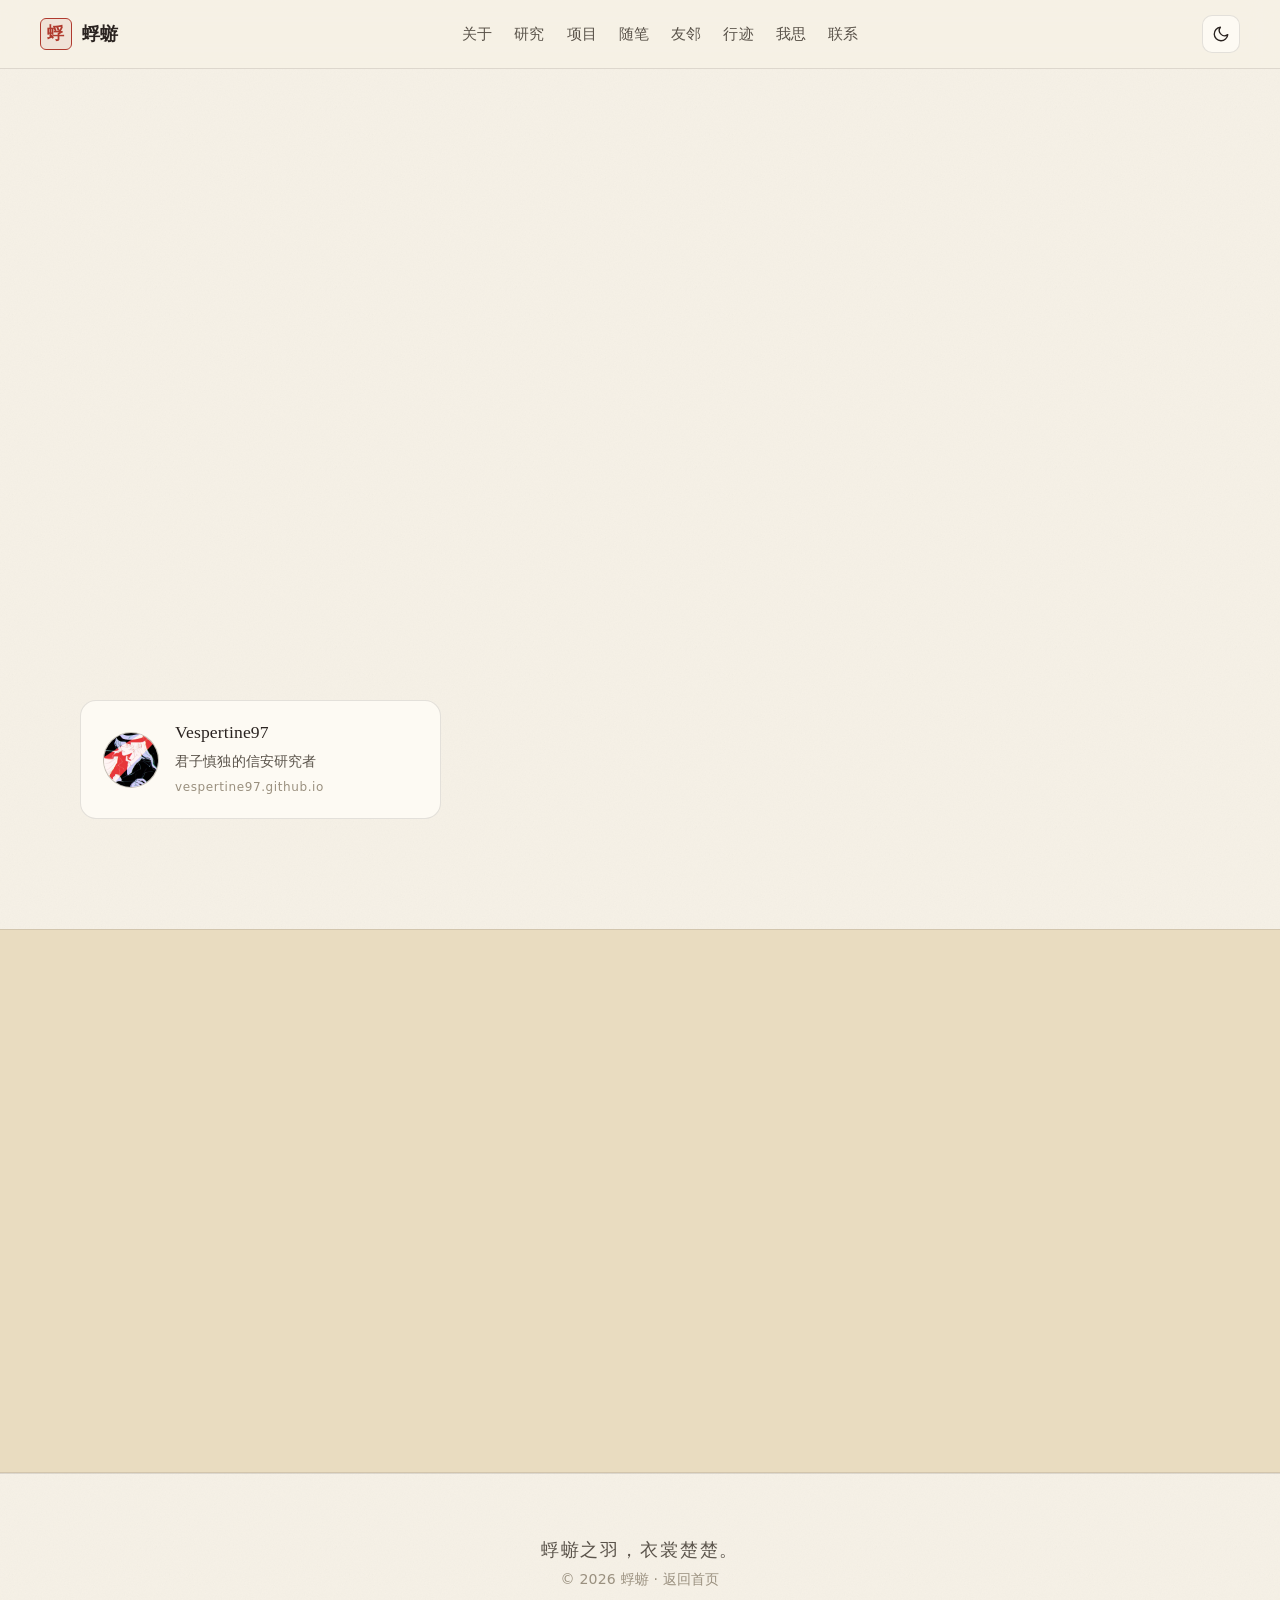
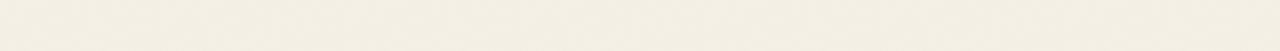
<file: friends.html>
<!DOCTYPE html>
<html lang="zh-CN" data-theme="dark">
<head>
  <meta charset="utf-8">
  <meta name="viewport" content="width=device-width, initial-scale=1">
  <script>document.documentElement.classList.add('js');</script>
  <script>
    (function () {
      var t = null;
      try { t = localStorage.getItem("fuyou-theme"); } catch (e) {}
      if (!t) t = (window.matchMedia && window.matchMedia("(prefers-color-scheme: dark)").matches) ? "dark" : "light";
      document.documentElement.setAttribute("data-theme", t);
    })();
  </script>
  <title>友邻 · 蜉蝣</title>
  <meta name="description" content="蜉蝣的友邻——海内存知己，天涯若比邻。朋友们的个人站点，欢迎交换链接。">
  <link rel="icon" href="favicon.svg" type="image/svg+xml">
  <link rel="canonical" href="https://fuyou-maths.github.io/friends.html">
  <meta property="og:type" content="website">
  <meta property="og:title" content="友邻 · 蜉蝣">
  <meta property="og:description" content="海内存知己，天涯若比邻。朋友们的个人站点，欢迎交换链接。">
  <meta property="og:url" content="https://fuyou-maths.github.io/friends.html">
  <meta property="og:image" content="https://fuyou-maths.github.io/images/og-cover.jpg">
  <meta property="og:image:width" content="1200">
  <meta property="og:image:height" content="630">
  <meta name="twitter:card" content="summary_large_image">
  <meta name="twitter:title" content="友邻 · 蜉蝣">
  <meta name="twitter:description" content="海内存知己，天涯若比邻。朋友们的个人站点，欢迎交换链接。">
  <meta name="twitter:image" content="https://fuyou-maths.github.io/images/og-cover.jpg">
  <link rel="stylesheet" href="style.css?v=8">
</head>
<body>
  <a class="skip-link" href="#main">跳到正文</a>

  <header class="site-header" id="top">
    <div class="header-inner">
      <a class="brand" href="index.html" aria-label="返回首页">
        <span class="brand-mark" aria-hidden="true">蜉</span>
        <span class="brand-text">蜉蝣</span>
      </a>
      <nav class="site-nav" id="siteNav" aria-label="主导航">
        <a href="index.html#about">关于</a>
        <a href="index.html#research">研究</a>
        <a href="index.html#projects">项目</a>
        <a href="essays.html">随笔</a>
        <a href="friends.html" aria-current="page">友邻</a>
        <a href="index.html#journey">行迹</a>
        <a href="index.html#thoughts">我思</a>
        <a href="index.html#contact">联系</a>
      </nav>
      <div class="header-actions">
        <button class="theme-toggle" id="themeToggle" type="button" aria-label="切换深浅主题">
          <svg class="icon-moon" viewBox="0 0 24 24" aria-hidden="true"><path d="M21 12.8A9 9 0 1 1 11.2 3a7 7 0 0 0 9.8 9.8Z"/></svg>
          <svg class="icon-sun" viewBox="0 0 24 24" aria-hidden="true"><circle cx="12" cy="12" r="4.5"/><path d="M12 2v2.5M12 19.5V22M4.9 4.9l1.8 1.8M17.3 17.3l1.8 1.8M2 12h2.5M19.5 12H22M4.9 19.1l1.8-1.8M17.3 6.7l1.8-1.8"/></svg>
        </button>
        <button class="nav-toggle" id="navToggle" type="button" aria-label="打开菜单" aria-expanded="false">
          <span></span><span></span><span></span>
        </button>
      </div>
    </div>
  </header>

  <main id="main">
    <!-- 页头 -->
    <section class="section page-hero">
      <div class="container hero-split">
        <div class="hero-split-copy">
          <p class="hero-kicker reveal">友邻 · 交换链接</p>
          <h1 class="page-title reveal">友邻</h1>
          <p class="page-sub reveal">海内存知己，天涯若比邻。朋友们的去处，都在这里。</p>
        </div>
        <div class="page-art reveal" aria-hidden="true">
          <img class="art-img art-dark" src="images/friends-art-dark.jpg" alt="夜幕双萤（深色版）" loading="lazy">
          <img class="art-img art-light" src="images/friends-art-light.jpg" alt="晨光双舟（浅色版）" loading="lazy">
        </div>
      </div>
    </section>

    <!-- 友邻名录 -->
    <section class="section" id="friends">
      <div class="container">
        <div class="section-head reveal">
          <span class="section-index">01</span>
          <h2 class="section-title">友邻名录</h2>
          <p class="section-note">互换链接的朋友们</p>
        </div>

        <!-- 加友邻：复制一个 friend-card，改头像 / 站名 / 介绍 / 链接 / 域名 -->
        <div class="friend-grid">
          <a class="friend-card" href="https://vespertine97.github.io/friends/" target="_blank" rel="noreferrer">
            <img class="friend-avatar" src="images/friends/vespertine97.jpg" alt="Vespertine97 的头像" width="56" height="56" loading="lazy">
            <span class="friend-info">
              <span class="friend-name">Vespertine97</span>
              <span class="friend-desc">君子慎独的信安研究者</span>
              <span class="friend-host">vespertine97.github.io</span>
            </span>
          </a>
        </div>
      </div>
    </section>

    <!-- 申请友邻 -->
    <section class="section section-alt" id="apply">
      <div class="container">
        <div class="section-head reveal">
          <span class="section-index">02</span>
          <h2 class="section-title">申请友邻</h2>
        </div>
        <div class="follow-grid">
          <div class="apply-copy reveal">
            <h3>一封邮件就够</h3>
            <p>写上你的站名、链接和一句话介绍发给我，我会在友邻名录里给你留一个位置；如果你愿意，也请把蜉蝣主页挂上。</p>
            <p>蜉蝣 · 寄蜉蝣于天地，渺沧海之一粟</p>
            <p class="host">https://fuyou-maths.github.io/</p>
          </div>
          <div class="reveal">
            <a class="btn btn-primary" href="mailto:fuyou_maths@163.com?subject=友邻申请">邮件我 →</a>
          </div>
        </div>
      </div>
    </section>
  </main>

  <footer class="site-footer">
    <div class="container">
      <p class="footer-poem">蜉蝣之羽，衣裳楚楚。</p>
      <p>© 2026 蜉蝣 · <a href="index.html">返回首页</a></p>
    </div>
  </footer>

  <script src="main.js?v=2"></script>
</body>
</html>
</file>
<file: style.css>
:root {
  --bg: #f6f1e6;
  --bg-elev: #fdfaf3;
  --section-alt: #e9dcc0;
  --ink: #2a2320;
  --ink-soft: #5a534a;
  --ink-faint: #9a907f;
  --line: rgba(42, 35, 32, 0.12);
  --line-strong: rgba(42, 35, 32, 0.24);
  --accent: #b03a2e;
  --accent-soft: rgba(176, 58, 46, 0.10);
  --accent-2: #8a2a20;
  --seal: #b03a2e;
  --glow: rgba(176, 58, 46, 0.16);
  --header-bg: rgba(246, 241, 230, 0.85);
  --shadow: 0 24px 60px -30px rgba(42, 35, 32, 0.25);
  --firefly-warm: #c8963f;
  --firefly-cool: #b6a88a;
  --serif: "Songti SC", "Noto Serif CJK SC", "Source Han Serif SC", "STSong", "SimSun", serif;
  --sans: "PingFang SC", "Hiragino Sans GB", "Microsoft YaHei", system-ui, -apple-system, sans-serif;
}

html[data-theme="dark"] {
  --bg: #0d0f13;
  --bg-elev: #14171c;
  --section-alt: #181c24;
  --ink: #ece6da;
  --ink-soft: #a5abb3;
  --ink-faint: #6f757d;
  --line: rgba(236, 230, 218, 0.12);
  --line-strong: rgba(236, 230, 218, 0.22);
  --accent: #e6b96a;
  --accent-soft: rgba(230, 185, 106, 0.12);
  --accent-2: #74c0d6;
  --glow: rgba(230, 185, 106, 0.30);
  --header-bg: rgba(13, 15, 19, 0.72);
  --shadow: 0 30px 70px -35px rgba(0, 0, 0, 0.8);
  --firefly-warm: #e6b96a;
  --firefly-cool: #74c0d6;
  --seal: #c14b3a;
}

* { box-sizing: border-box; }
html { scroll-behavior: smooth; }

body {
  margin: 0;
  font-family: var(--sans);
  background: var(--bg);
  color: var(--ink);
  line-height: 1.75;
  letter-spacing: 0.01em;
  -webkit-font-smoothing: antialiased;
  transition: background 0.45s ease, color 0.45s ease;
}

a { color: inherit; text-decoration: none; }

.skip-link {
  position: absolute;
  left: -9999px;
  top: 0;
  background: var(--accent);
  color: #fff;
  padding: 8px 16px;
  z-index: 100;
}
.skip-link:focus { left: 8px; top: 8px; }

.container {
  width: min(1120px, calc(100% - 48px));
  margin: 0 auto;
}

/* ---------- Header ---------- */
.site-header {
  position: sticky;
  top: 0;
  z-index: 50;
  backdrop-filter: blur(14px);
  -webkit-backdrop-filter: blur(14px);
  background: var(--header-bg);
  border-bottom: 1px solid var(--line);
}
.header-inner {
  width: min(1200px, calc(100% - 48px));
  margin: 0 auto;
  height: 68px;
  display: flex;
  align-items: center;
  justify-content: space-between;
  gap: 24px;
}
.brand {
  display: inline-flex;
  align-items: center;
  gap: 10px;
  font-family: var(--serif);
  font-weight: 700;
  font-size: 1.15rem;
}
.brand-mark {
  display: grid;
  place-items: center;
  width: 32px;
  height: 32px;
  border: 1px solid var(--accent);
  border-radius: 9px;
  color: var(--accent);
  font-size: 1.05rem;
  background: var(--accent-soft);
}
.site-nav { display: flex; gap: 22px; }
.site-nav a {
  font-size: 0.92rem;
  color: var(--ink-soft);
  transition: color 0.2s ease;
}
.site-nav a:hover { color: var(--accent); }
.header-actions { display: flex; align-items: center; gap: 10px; }

.theme-toggle, .nav-toggle {
  display: grid;
  place-items: center;
  width: 38px;
  height: 38px;
  border: 1px solid var(--line);
  border-radius: 10px;
  background: var(--bg-elev);
  color: var(--ink);
  cursor: pointer;
  transition: border-color 0.2s ease, transform 0.2s ease;
}
.theme-toggle:hover, .nav-toggle:hover { border-color: var(--accent); transform: translateY(-1px); }
.theme-toggle svg, .nav-toggle svg { width: 18px; height: 18px; fill: none; stroke: currentColor; stroke-width: 1.8; stroke-linecap: round; stroke-linejoin: round; }
.theme-toggle .icon-sun { display: none; }
html[data-theme="dark"] .theme-toggle .icon-moon { display: none; }
html[data-theme="dark"] .theme-toggle .icon-sun { display: block; }

.nav-toggle { display: none; flex-direction: column; gap: 4px; }
.nav-toggle span { width: 17px; height: 1.6px; background: var(--ink); border-radius: 1px; }

/* ---------- Hero ---------- */
.hero {
  position: relative;
  min-height: min(880px, 100vh);
  display: flex;
  align-items: center;
  overflow: hidden;
  padding: 100px 0 120px;
  background: var(--section-alt);
  border-bottom: 1px solid var(--line);
}
.fireflies {
  position: absolute;
  inset: 0;
  width: 100%;
  height: 100%;
  pointer-events: none;
}
.hero-grid {
  position: relative;
  display: grid;
  grid-template-columns: minmax(0, 1.25fr) minmax(0, 0.75fr);
  align-items: center;
  gap: 48px;
}
.hero-kicker {
  margin: 0 0 18px;
  font-size: 0.82rem;
  letter-spacing: 0.22em;
  color: var(--accent);
  text-transform: uppercase;
}
.hero-name {
  margin: 0;
  font-family: var(--serif);
  font-weight: 700;
  font-size: clamp(4rem, 12vw, 8.5rem);
  line-height: 1.05;
  letter-spacing: 0.06em;
}
.hero-sub {
  margin: 20px 0 0;
  font-size: clamp(1.05rem, 2.2vw, 1.35rem);
  color: var(--ink-soft);
}
.hero-poem {
  margin: 22px 0 0;
  font-family: var(--serif);
  font-size: 1.05rem;
  color: var(--ink-faint);
  letter-spacing: 0.08em;
}
.hero-actions { margin-top: 34px; display: flex; gap: 14px; flex-wrap: wrap; }

.btn {
  display: inline-flex;
  align-items: center;
  gap: 8px;
  padding: 12px 22px;
  border-radius: 999px;
  font-size: 0.95rem;
  border: 1px solid transparent;
  cursor: pointer;
  transition: transform 0.2s ease, background 0.2s ease, border-color 0.2s ease;
}
.btn:hover { transform: translateY(-2px); }
.btn-primary { background: var(--accent); color: #fff; }
.btn-primary:hover { background: var(--accent-2); }
.btn-ghost { border-color: var(--line-strong); color: var(--ink); }
.btn-ghost:hover { border-color: var(--accent); color: var(--accent); }

.hero-visual { position: relative; display: flex; flex-direction: column; align-items: center; gap: 22px; }
.mayfly { width: min(300px, 62vw); height: auto; overflow: visible; }
.mayfly .wing { stroke: var(--accent); stroke-width: 1.4; fill: var(--accent-soft); opacity: 0.85; }
.mayfly .vein { stroke: var(--accent); stroke-width: 0.8; opacity: 0.55; }
.mayfly .head, .mayfly .body { stroke: var(--ink); stroke-width: 1.8; fill: var(--ink); }
.mayfly .head { stroke-width: 1.8; }
.mayfly .tail { stroke: var(--ink-soft); stroke-width: 1.1; opacity: 0.75; }

.hero-now { text-align: center; }
.now-label, .now-note { display: block; font-size: 0.78rem; letter-spacing: 0.28em; color: var(--ink-faint); }
.now-time {
  display: block;
  font-family: var(--serif);
  font-size: 1.7rem;
  letter-spacing: 0.08em;
  color: var(--accent);
  margin: 4px 0;
}

.hero-scroll {
  position: absolute;
  left: 50%;
  bottom: 30px;
  transform: translateX(-50%);
  display: flex;
  flex-direction: column;
  align-items: center;
  gap: 6px;
  color: var(--ink-faint);
  font-size: 0.75rem;
  letter-spacing: 0.3em;
}
.hero-scroll i {
  width: 1px;
  height: 34px;
  background: var(--line-strong);
  overflow: hidden;
  position: relative;
}
.hero-scroll i::after {
  content: "";
  position: absolute;
  left: 0;
  top: -100%;
  width: 100%;
  height: 100%;
  background: var(--accent);
  animation: scrollLine 2.2s ease-in-out infinite;
}
@keyframes scrollLine { 0% { top: -100%; } 55% { top: 100%; } 100% { top: 100%; } }

/* ---------- Sections ---------- */
.section { padding: 110px 0; scroll-margin-top: 68px; }
.section-alt { background: var(--section-alt); border-top: 1px solid var(--line); border-bottom: 1px solid var(--line); }

.section-head { display: flex; align-items: baseline; gap: 18px; margin-bottom: 52px; }
.section-index { font-family: var(--serif); font-size: 0.9rem; color: var(--accent); letter-spacing: 0.15em; }
.section-title { margin: 0; font-family: var(--serif); font-size: clamp(2rem, 4vw, 2.8rem); font-weight: 700; }
.section-note { margin: 0 0 0 auto; font-size: 0.85rem; color: var(--ink-faint); }

/* About */
.about-grid { display: grid; grid-template-columns: 1fr 1.4fr; gap: 48px; align-items: start; }
.about-lead { margin: 0; font-family: var(--serif); font-size: clamp(1.5rem, 3vw, 2rem); line-height: 1.5; }
.about-body p { margin: 0 0 18px; color: var(--ink-soft); }
.about-body p:last-child { margin-bottom: 0; }
.fact-strip {
  list-style: none;
  margin: 60px 0 0;
  padding: 26px 0 0;
  border-top: 1px solid var(--line);
  display: grid;
  grid-template-columns: repeat(4, 1fr);
  gap: 24px;
}
.fact-strip li { display: flex; flex-direction: column; gap: 6px; }
.fact-strip span { font-size: 0.75rem; letter-spacing: 0.18em; color: var(--ink-faint); text-transform: uppercase; }
.fact-strip li { font-family: var(--serif); font-size: 1.15rem; }

/* Education */
.edu-card {
  display: grid;
  grid-template-columns: 1fr auto;
  gap: 40px;
  align-items: start;
  padding: 38px 40px;
  border: 1px solid var(--line);
  border-radius: 20px;
  background: var(--bg);
}
.edu-school { margin: 0 0 8px; font-family: var(--serif); font-size: 1.7rem; }
.edu-meta { margin: 0 0 12px; color: var(--accent); font-size: 0.95rem; }
.edu-desc { margin: 0; color: var(--ink-soft); max-width: 620px; }
.edu-side { display: flex; gap: 28px; }
.edu-stat { display: flex; flex-direction: column; min-width: 88px; }
.edu-stat strong { font-size: 0.75rem; letter-spacing: 0.15em; color: var(--ink-faint); font-weight: 500; }
.edu-stat span { font-family: var(--serif); font-size: 1.35rem; color: var(--ink); }
.courses { margin-top: 40px; }
.courses h4, .awards h4 { margin: 0 0 18px; font-size: 0.85rem; letter-spacing: 0.18em; color: var(--ink-faint); font-weight: 500; text-transform: uppercase; }

.chip-list {
  list-style: none;
  margin: 0;
  padding: 0;
  display: flex;
  flex-wrap: wrap;
  gap: 10px;
}
.chip-list li {
  padding: 7px 15px;
  border: 1px solid var(--line);
  border-radius: 999px;
  font-size: 0.86rem;
  color: var(--ink-soft);
  background: var(--bg-elev);
}
.chip-sm li { padding: 5px 12px; font-size: 0.8rem; }

/* Skills */
.skills-grid { display: grid; grid-template-columns: repeat(2, 1fr); gap: 20px; }
.skill-card { padding: 30px 32px; border: 1px solid var(--line); border-radius: 18px; background: var(--bg); }
.skill-card h3 { margin: 0 0 18px; font-family: var(--serif); font-size: 1.25rem; }

/* Projects */
.projects-grid { display: grid; grid-template-columns: repeat(3, 1fr); gap: 20px; }
.project-card {
  display: flex;
  flex-direction: column;
  padding: 30px 30px 26px;
  border: 1px solid var(--line);
  border-radius: 18px;
  background: var(--bg);
  transition: transform 0.25s ease, border-color 0.25s ease, box-shadow 0.25s ease;
}
.project-card:hover { transform: translateY(-5px); border-color: var(--accent); box-shadow: var(--shadow); }
.project-top { display: flex; justify-content: space-between; align-items: center; margin-bottom: 22px; }
.project-num { font-family: var(--serif); color: var(--ink-faint); }
.project-tag { font-size: 0.74rem; letter-spacing: 0.12em; color: var(--accent); border: 1px solid var(--accent); padding: 3px 10px; border-radius: 999px; }
.project-card h3 { margin: 0 0 12px; font-family: var(--serif); font-size: 1.3rem; line-height: 1.4; }
.project-card p { margin: 0 0 20px; color: var(--ink-soft); font-size: 0.94rem; flex: 1; }
.project-link { margin-top: 18px; font-size: 0.9rem; color: var(--accent); }
.project-link:hover { text-decoration: underline; }

/* Projects · 卡片式（随笔同款风格） */
.project-grid { display: grid; grid-template-columns: repeat(3, 1fr); gap: 20px; }
.project-card {
  display: flex;
  flex-direction: column;
  border: 1px solid var(--line);
  border-radius: 16px;
  background: var(--bg-elev);
  overflow: hidden;
  transition: transform 0.25s ease, border-color 0.25s ease, box-shadow 0.25s ease;
}
.project-card:hover { transform: translateY(-4px); border-color: var(--accent); box-shadow: var(--shadow); }
.project-cover {
  position: relative;
  height: 128px;
  display: grid;
  place-items: center;
  background: linear-gradient(155deg, var(--pc, rgba(176, 58, 46, 0.25)), transparent 72%), var(--accent-soft);
  overflow: hidden;
}
.project-glyph {
  font-family: var(--serif);
  font-size: 3.6rem;
  line-height: 1;
  color: var(--accent);
  opacity: 0.9;
  user-select: none;
}
.project-status {
  position: absolute;
  top: 12px;
  right: 12px;
  font-size: 0.72rem;
  letter-spacing: 0.06em;
  color: var(--bg);
  background: var(--accent);
  border-radius: 999px;
  padding: 3px 11px;
}
.project-card .card-body { padding: 18px 20px 20px; flex: 1; display: flex; flex-direction: column; }
.project-title { margin: 0 0 6px; font-family: var(--serif); font-size: 1.18rem; line-height: 1.4; }
.project-tags { margin: 0 0 12px; font-size: 0.8rem; color: var(--ink-faint); letter-spacing: 0.02em; }
.project-desc { margin: 0; color: var(--ink-soft); font-size: 0.92rem; line-height: 1.8; flex: 1; }

/* 研究 · 占位（整理中） */
.research-empty {
  border: 1px dashed var(--line-strong);
  border-radius: 16px;
  background: var(--bg-elev);
  padding: 44px 24px;
  text-align: center;
  color: var(--ink-faint);
}
.research-empty p { margin: 0; font-size: 0.95rem; }

/* Timeline */
.timeline { list-style: none; margin: 0; padding: 0; position: relative; }
.timeline::before { content: ""; position: absolute; left: 160px; top: 8px; bottom: 8px; width: 1px; background: var(--line-strong); }
.timeline-item { display: grid; grid-template-columns: 160px 1fr; gap: 40px; padding: 0 0 40px; position: relative; }
.timeline-item:last-child { padding-bottom: 0; }
.timeline-item::before {
  content: "";
  position: absolute;
  left: 156px;
  top: 8px;
  width: 9px;
  height: 9px;
  border-radius: 50%;
  background: var(--accent);
  box-shadow: 0 0 0 4px var(--accent-soft);
}
.timeline-date { font-family: var(--serif); color: var(--accent); font-size: 0.95rem; }
.timeline-body h3 { margin: 0 0 8px; font-family: var(--serif); font-size: 1.25rem; }
.timeline-body p { margin: 0; color: var(--ink-soft); }

/* 行迹 · 晋升链（同一组织多角色） */
.role-chain {
  display: inline-block;
  margin: 0 0 12px;
  font-size: 0.76rem;
  letter-spacing: 0.06em;
  color: var(--ink-faint);
  border: 1px dashed var(--line-strong);
  border-radius: 999px;
  padding: 2px 12px;
}
.role-steps {
  list-style: none;
  margin: 0;
  padding: 0 0 0 6px;
  border-left: 1px solid var(--line-strong);
}
.role-steps li { position: relative; padding: 0 0 16px 26px; }
.role-steps li:last-child { padding-bottom: 0; }
.role-steps li::before {
  content: "";
  position: absolute;
  left: -5px;
  top: 7px;
  width: 9px;
  height: 9px;
  border-radius: 50%;
  background: var(--accent);
  box-shadow: 0 0 0 4px var(--accent-soft);
}
.role-time {
  font-family: var(--serif);
  color: var(--accent);
  font-size: 0.9rem;
  margin-right: 14px;
  white-space: nowrap;
}
.role-name { font-weight: 600; font-size: 0.98rem; }
.role-desc { margin: 4px 0 0; color: var(--ink-soft); font-size: 0.9rem; }
.awards { margin-top: 44px; }

/* Contact */
.contact-grid { display: grid; grid-template-columns: 1.2fr 1fr; gap: 60px; align-items: start; }
.contact-lead { margin: 0 0 14px; font-family: var(--serif); font-size: clamp(1.5rem, 3vw, 2rem); line-height: 1.5; }
.contact-sub { margin: 0; color: var(--ink-soft); }
.contact-list { list-style: none; margin: 0; padding: 0; display: flex; flex-direction: column; }
.contact-list li {
  display: grid;
  grid-template-columns: 120px 1fr;
  gap: 18px;
  padding: 16px 0;
  border-bottom: 1px solid var(--line);
}
.contact-list li:first-child { padding-top: 0; }
.contact-list li:last-child { border-bottom: 0; }
.contact-list span:first-child { font-size: 0.78rem; letter-spacing: 0.15em; color: var(--ink-faint); text-transform: uppercase; }
.contact-list a { color: var(--accent); }
.contact-list a:hover { text-decoration: underline; }
.muted { color: var(--ink-faint); }

/* Footer */
.site-footer { padding: 60px 0; border-top: 1px solid var(--line); text-align: center; color: var(--ink-faint); font-size: 0.88rem; }
.footer-poem { font-family: var(--serif); font-size: 1.15rem; color: var(--ink-soft); margin: 0 0 8px; letter-spacing: 0.1em; }
.site-footer p { margin: 0; }

/* ---------- Reveal ---------- */
.js .reveal { opacity: 0; transform: translateY(32px); transition: opacity 0.7s ease, transform 0.8s cubic-bezier(0.22, 1, 0.36, 1); }
.js .reveal.in { opacity: 1; transform: none; }
@media (prefers-reduced-motion: reduce) {
  .js .reveal { opacity: 1; transform: none; transition: none; }
  .hero-scroll i::after { animation: none; }
  html { scroll-behavior: auto; }
}

/* ---------- Responsive ---------- */
@media (max-width: 860px) {
  .hero { min-height: auto; padding: 80px 0 100px; }
  .hero-grid { grid-template-columns: 1fr; gap: 24px; }
  .hero-visual { order: -1; }
  .mayfly { width: 200px; }
  .hero-name { font-size: clamp(3.4rem, 18vw, 6rem); }
  .about-grid, .contact-grid { grid-template-columns: 1fr; gap: 28px; }
  .skills-grid { grid-template-columns: 1fr; }
  .projects-grid { grid-template-columns: 1fr; }
  .project-grid { grid-template-columns: 1fr; }
  .fact-strip { grid-template-columns: repeat(2, 1fr); }
  .edu-card { grid-template-columns: 1fr; gap: 24px; padding: 28px; }
  .timeline::before { left: 8px; }
  .timeline-item { grid-template-columns: 1fr; gap: 8px; padding-left: 30px; }
  .timeline-item::before { left: 4px; }

  .nav-toggle { display: flex; }
  .site-nav {
    position: absolute;
    top: 68px;
    left: 0;
    right: 0;
    flex-direction: column;
    gap: 0;
    background: var(--bg-elev);
    border-bottom: 1px solid var(--line);
    padding: 8px 24px 18px;
    display: none;
  }
  .site-nav.open { display: flex; }
  .site-nav a { padding: 14px 0; border-bottom: 1px solid var(--line); font-size: 1.05rem; }
  .site-nav a:last-child { border-bottom: 0; }
}

/* ---------- Sub-sections (求索) ---------- */
.sub-section { margin-top: 68px; padding-top: 44px; border-top: 1px solid var(--line); }
.section-head + .sub-section { margin-top: 0; padding-top: 0; border-top: 0; }
.sub-head { display: flex; align-items: baseline; gap: 14px; margin-bottom: 26px; }
.sub-index { font-family: var(--serif); font-size: 0.8rem; color: var(--accent); letter-spacing: 0.12em; }
.sub-title { margin: 0; font-family: var(--serif); font-size: 1.45rem; font-weight: 700; }

/* ---------- Journal (记录) ---------- */
.journal-lead { margin: -24px 0 40px; color: var(--ink-soft); font-family: var(--serif); font-size: 1.1rem; }
.journal-grid { display: grid; grid-template-columns: 1fr 1fr; gap: 24px; }
.journal-block {
  border: 1px solid var(--line);
  border-radius: 18px;
  background: var(--bg);
  padding: 28px 28px 22px;
}
.journal-title { margin: 0 0 6px; font-family: var(--serif); font-size: 1.3rem; }
.journal-desc { margin: 0 0 18px; color: var(--ink-soft); font-size: 0.9rem; }

.journal-list { list-style: none; margin: 0; padding: 0; }
.journal-item { padding: 13px 0; border-bottom: 1px solid var(--line); }
.journal-item:last-child { border-bottom: 0; }
.journal-link { display: flex; justify-content: space-between; align-items: baseline; gap: 12px; }
.journal-item-title { font-family: var(--serif); color: var(--ink); }
.journal-link:hover .journal-item-title { color: var(--accent); }
.journal-item-date { font-size: 0.8rem; color: var(--ink-faint); letter-spacing: 0.08em; white-space: nowrap; }
.journal-item-desc { margin: 4px 0 0; color: var(--ink-soft); font-size: 0.86rem; }
.journal-item-body { margin-top: 2px; }
.journal-empty { color: var(--ink-faint); font-size: 0.86rem; }
.journal-empty a { color: var(--accent); }
.journal-empty a:hover { text-decoration: underline; }

.book-list { list-style: none; margin: 0; padding: 0; }
.book-item {
  display: grid;
  grid-template-columns: 1fr auto;
  gap: 2px 14px;
  padding: 12px 0;
  border-bottom: 1px solid var(--line);
}
.book-item:last-child { border-bottom: 0; }
.book-title { font-family: var(--serif); color: var(--ink); }
.book-author { font-size: 0.82rem; color: var(--ink-faint); text-align: right; }
.book-note { grid-column: 1 / -1; color: var(--ink-soft); font-size: 0.86rem; }

/* ---------- Archive (归档) ---------- */
.archive-list { display: flex; flex-direction: column; gap: 14px; }
.archive-group {
  border: 1px solid var(--line);
  border-radius: 16px;
  background: var(--bg);
  overflow: hidden;
}
.archive-group summary {
  cursor: pointer;
  list-style: none;
  padding: 18px 22px;
  font-family: var(--serif);
  font-size: 1.15rem;
  font-weight: 700;
  display: flex;
  align-items: center;
  justify-content: space-between;
  user-select: none;
  transition: color 0.2s ease;
}
.archive-group summary:hover { color: var(--accent); }
.archive-group summary::-webkit-details-marker { display: none; }
.archive-group summary::after {
  content: "+";
  font-family: var(--sans);
  font-size: 1.35rem;
  line-height: 1;
  color: var(--accent);
  transition: transform 0.25s ease;
}
.archive-group[open] summary::after { transform: rotate(45deg); }
.archive-body { padding: 0 22px 20px; }

.archive-links { list-style: none; margin: 0; padding: 0; }
.archive-links li { padding: 10px 0; border-bottom: 1px dashed var(--line); }
.archive-links li:last-child { border-bottom: 0; }
.archive-link { display: flex; justify-content: space-between; align-items: baseline; gap: 12px; }
.archive-link-title { color: var(--ink); }
.archive-link:hover .archive-link-title { color: var(--accent); }
.archive-link-desc { color: var(--ink-faint); font-size: 0.82rem; text-align: right; }

/* ---------- Responsive (新增板块) ---------- */
@media (max-width: 860px) {
  .journal-grid { grid-template-columns: 1fr; }
  .journal-lead { margin-bottom: 28px; }
}

/* ---------- 主题质感：暗色空灵 / 亮色书卷 ---------- */
/* 亮色：宣纸纸纹（极淡纤维噪点） */
html:not([data-theme="dark"]) body {
  background-image: url("data:image/svg+xml,%3Csvg xmlns='http://www.w3.org/2000/svg' width='180' height='180'%3E%3Cfilter id='n'%3E%3CfeTurbulence type='fractalNoise' baseFrequency='0.75' numOctaves='2' stitchTiles='stitch'/%3E%3CfeColorMatrix type='saturate' values='0'/%3E%3C/filter%3E%3Crect width='180' height='180' filter='url(%23n)' opacity='0.05'/%3E%3C/svg%3E");
}

/* 亮色：朱红点缀（古籍印章） */
html:not([data-theme="dark"]) .brand-mark {
  border-color: var(--seal);
  color: var(--seal);
  background: rgba(176, 58, 46, 0.08);
  border-radius: 6px;
}
html:not([data-theme="dark"]) .section-index,
html:not([data-theme="dark"]) .sub-index {
  color: var(--seal);
}

/* 亮色：蜉蝣改为水墨墨色（朱红留给点缀） */
html:not([data-theme="dark"]) .mayfly .wing {
  stroke: var(--ink-soft);
  fill: rgba(42, 35, 32, 0.05);
}
html:not([data-theme="dark"]) .mayfly .vein {
  stroke: var(--ink-faint);
}

/* 暗色：飘渺空灵的雾 */
html[data-theme="dark"] .hero::before {
  content: "";
  position: absolute;
  inset: 0;
  pointer-events: none;
  background:
    radial-gradient(55% 45% at 18% 22%, rgba(116, 192, 214, 0.10), transparent 62%),
    radial-gradient(50% 45% at 82% 30%, rgba(230, 185, 106, 0.08), transparent 60%),
    radial-gradient(40% 40% at 50% 92%, rgba(116, 192, 214, 0.06), transparent 60%);
}

/* 卡片级联显现（仅显现时延迟，收回即时） */
.js .journal-grid > .reveal.in:nth-child(2) { transition-delay: 0.08s; }
.js .journal-grid > .reveal.in:nth-child(3) { transition-delay: 0.16s; }
.js .journal-grid > .reveal.in:nth-child(4) { transition-delay: 0.24s; }
.js .entry-list > .reveal.in:nth-child(2) { transition-delay: 0.08s; }
.js .entry-list > .reveal.in:nth-child(3) { transition-delay: 0.16s; }
.js .entry-list > .reveal.in:nth-child(4) { transition-delay: 0.24s; }
.js .entry-list > .reveal.in:nth-child(5) { transition-delay: 0.32s; }

/* ---------- 板块导语 ---------- */
.section-lead {
  margin: -28px 0 36px;
  color: var(--ink-soft);
  font-family: var(--serif);
  font-size: 1.05rem;
}

/* ---------- 关于：版图与近况 ---------- */
.field-strip {
  display: flex;
  align-items: center;
  flex-wrap: wrap;
  gap: 14px;
  margin: 44px 0 0;
  padding: 20px 0;
  border-top: 1px solid var(--line);
}
.field-label {
  font-size: 0.75rem;
  letter-spacing: 0.18em;
  color: var(--ink-faint);
  text-transform: uppercase;
  min-width: 72px;
  flex-shrink: 0;
}
.now-lines { margin: 22px 0 0; }
.now-lines p {
  display: flex;
  gap: 14px;
  margin: 0 0 8px;
  color: var(--ink-soft);
}

/* ---------- 折叠条目（研究/项目/行迹/我思） ---------- */
.entry-list { display: flex; flex-direction: column; gap: 14px; }
.entry {
  border: 1px solid var(--line);
  border-radius: 16px;
  background: var(--bg-elev);
  overflow: hidden;
}
.entry summary {
  cursor: pointer;
  list-style: none;
  padding: 18px 22px;
  display: flex;
  align-items: center;
  gap: 14px;
  user-select: none;
  transition: color 0.2s ease;
}
.entry summary:hover { color: var(--accent); }
.entry summary::-webkit-details-marker { display: none; }
.entry summary::after {
  content: "+";
  font-family: var(--sans);
  font-size: 1.35rem;
  line-height: 1;
  color: var(--accent);
  flex-shrink: 0;
  transition: transform 0.25s ease;
}
.entry[open] summary::after { transform: rotate(45deg); }
.entry-title { flex: 1 1 auto; font-family: var(--serif); font-size: 1.15rem; font-weight: 700; }
.entry-status {
  font-size: 0.72rem;
  letter-spacing: 0.06em;
  color: var(--accent);
  border: 1px solid var(--accent);
  border-radius: 999px;
  padding: 2px 10px;
  white-space: nowrap;
  flex-shrink: 0;
}
.entry-meta, .entry-tags { font-size: 0.8rem; color: var(--ink-faint); white-space: nowrap; }
.entry-body { padding: 16px 22px 20px; border-top: 1px solid var(--line); }
.entry-body p { color: var(--ink-soft); margin: 0 0 12px; }
.entry-body p:last-child { margin-bottom: 0; }
.entry-link { display: inline-block; margin-top: 8px; color: var(--accent); font-size: 0.9rem; }
.entry-link:hover { text-decoration: underline; }

/* ---------- 响应式：折叠条目 ---------- */
@media (max-width: 860px) {
  .entry summary { flex-wrap: wrap; row-gap: 6px; }
  .entry-meta, .entry-tags { white-space: normal; }
  .now-lines p { flex-direction: column; gap: 2px; }
}

/* ---------- 我思：自述信条 ---------- */
.credo {
  max-width: 720px;
  font-family: var(--serif);
  font-size: 1.25rem;
  line-height: 2;
  color: var(--ink);
}
.credo p { margin: 0 0 22px; }
.credo .credo-sign { text-align: right; color: var(--ink-faint); font-size: 1rem; margin: 0; }

/* ---------- 行迹：时间线 ---------- */
.journey-list {
  position: relative;
  display: flex;
  flex-direction: column;
  gap: 14px;
  padding-left: 26px;
}
.journey-list::before {
  content: "";
  position: absolute;
  left: 8px;
  top: 16px;
  bottom: 16px;
  width: 1px;
  background: var(--line-strong);
}
.journey-list .entry { position: relative; overflow: visible; }
.journey-list .entry::before {
  content: "";
  position: absolute;
  left: -18px;
  top: 27px;
  width: 9px;
  height: 9px;
  border-radius: 50%;
  background: var(--accent);
  box-shadow: 0 0 0 4px var(--accent-soft);
}
.journey-time {
  font-family: var(--serif);
  color: var(--accent);
  font-size: 0.92rem;
  white-space: nowrap;
  min-width: 104px;
  flex-shrink: 0;
}

/* 行迹：角色 · 组织 */
.timeline-org { color: var(--ink-soft); font-weight: 400; }

/* ---------- 随笔：coverflow 轮播 ---------- */
.carousel { position: relative; height: 410px; overflow: hidden; margin-top: 8px; }
.carousel-track { position: relative; height: 100%; }
.carousel-card {
  position: absolute;
  left: 50%;
  top: 0;
  width: 300px;
  margin-left: -150px;
  border: 1px solid var(--line);
  border-radius: 16px;
  background: var(--bg-elev);
  overflow: hidden;
  opacity: 0.3;
  transition: transform 0.45s cubic-bezier(0.22, 1, 0.36, 1), opacity 0.45s ease;
  will-change: transform, opacity;
  cursor: grab;
}
.carousel-card.is-active { opacity: 1; box-shadow: var(--shadow); cursor: default; }
.carousel-card a { color: inherit; display: block; }
.carousel-card .card-cover { width: 100%; height: 175px; object-fit: cover; display: block; }
.carousel-card .card-body { padding: 16px 18px 18px; min-height: 92px; }
.cc-meta { display: block; font-size: 0.78rem; color: var(--ink-faint); letter-spacing: 0.1em; margin-bottom: 10px; }
.cc-title { margin: 0 0 10px; font-family: var(--serif); font-size: 1.2rem; line-height: 1.4; }
.cc-desc { margin: 0; color: var(--ink-soft); font-size: 0.9rem; }
.carousel-btn {
  position: absolute;
  top: 50%;
  transform: translateY(-50%);
  width: 42px; height: 42px;
  border: 1px solid var(--line);
  border-radius: 50%;
  background: var(--bg-elev);
  color: var(--ink);
  font-size: 1.4rem;
  line-height: 1;
  cursor: pointer;
  z-index: 20;
  transition: border-color 0.2s ease, color 0.2s ease;
}
.carousel-btn:hover { border-color: var(--accent); color: var(--accent); }
.carousel-btn.prev { left: 10px; }
.carousel-btn.next { right: 10px; }
.carousel-more { text-align: center; margin-top: 14px; }
.books-block { margin-top: 56px; }

/* ---------- 行迹：荣誉分栏 ---------- */
.awards { margin-top: 56px; padding-top: 28px; border-top: 1px solid var(--line); }
.awards h4 { margin: 0 0 20px; font-family: var(--serif); font-size: 1.2rem; font-weight: 700; letter-spacing: 0.08em; text-transform: none; color: var(--ink); }
.awards-grid { display: grid; grid-template-columns: repeat(2, 1fr); gap: 48px; }
.award-col h5 { margin: 0 0 12px; font-family: var(--serif); font-size: 1.1rem; color: var(--ink); }
.award-col ul { list-style: none; margin: 0; padding: 0; }
.award-col li { padding: 7px 0; color: var(--ink-soft); font-size: 0.95rem; border-bottom: 1px dashed var(--line); }
.award-col li:last-child { border-bottom: 0; }
.award-col .more-item { display: none; }
.award-col.expanded .more-item { display: block; }
.award-more-btn {
  margin-top: 12px;
  background: none;
  border: none;
  padding: 0;
  cursor: pointer;
  font-size: 0.8rem;
  color: var(--accent);
  font-family: inherit;
}
.award-more-btn:hover { text-decoration: underline; }

/* ---------- 我思：自述 + 书法 ---------- */
.credo-grid { display: grid; grid-template-columns: 1.4fr 0.6fr; gap: 48px; align-items: center; }
.credo-art { display: flex; flex-direction: column; align-items: center; gap: 26px; }
.calli-img {
  display: none;
  height: min(560px, 64vh);
  width: auto;
  border-radius: 10px;
  box-shadow: var(--shadow);
}
html[data-theme="dark"] .calli-dark { display: block; }
html:not([data-theme="dark"]) .calli-light { display: block; }
.vertical-quote {
  writing-mode: vertical-rl;
  font-family: "Xingkai SC", "STXingkai", "Kaiti SC", "STKaiti", "KaiTi", "华文行楷", "楷体", serif;
  font-size: 1.35rem;
  letter-spacing: 0.3em;
  color: var(--ink-soft);
  margin: 0;
  line-height: 2.2;
}
.seal {
  display: inline-grid;
  place-items: center;
  width: 56px;
  height: 56px;
  border: 2px solid var(--seal);
  color: var(--seal);
  font-family: var(--serif);
  font-size: 1rem;
  border-radius: 8px;
  writing-mode: vertical-rl;
  letter-spacing: 0.14em;
  line-height: 1;
}

/* ---------- essays.html 二级页 ---------- */
.page-hero { padding: 90px 0 70px; }
.hero-split { display: grid; grid-template-columns: minmax(0, 0.8fr) minmax(0, 1.2fr); gap: 48px; align-items: center; }
.page-art { display: flex; justify-content: center; align-items: center; }
.art-img { display: none; width: 100%; height: auto; border-radius: 12px; box-shadow: var(--shadow); }
html[data-theme="dark"] .art-dark { display: block; }
html:not([data-theme="dark"]) .art-light { display: block; }
.page-title { margin: 0; font-family: var(--serif); font-size: clamp(2.4rem, 6vw, 4rem); font-weight: 700; }
.page-sub { margin: 16px 0 0; color: var(--ink-soft); font-size: 1.1rem; }
.essay-grid { display: grid; grid-template-columns: repeat(3, 1fr); gap: 18px; }
.essay-card {
  display: flex; flex-direction: column;
  border: 1px solid var(--line);
  border-radius: 16px;
  background: var(--bg-elev);
  overflow: hidden;
  transition: transform 0.25s ease, border-color 0.25s ease, box-shadow 0.25s ease;
}
.essay-card .card-cover { width: 100%; height: 160px; object-fit: cover; display: block; }
.essay-card .card-body { padding: 16px 18px 18px; flex: 1; display: flex; flex-direction: column; }
.essay-card:hover { transform: translateY(-4px); border-color: var(--accent); box-shadow: var(--shadow); }
.essay-date { font-size: 0.78rem; color: var(--ink-faint); letter-spacing: 0.08em; }
.essay-title { margin: 10px 0 8px; font-family: var(--serif); font-size: 1.15rem; line-height: 1.4; }
.essay-desc { margin: 0; color: var(--ink-soft); font-size: 0.9rem; flex: 1; }
.follow-grid { display: flex; align-items: center; justify-content: center; gap: 80px; flex-wrap: wrap; margin: 0 auto; }
.follow-copy { max-width: 400px; }
.qr-frame {
  display: inline-block;
  padding: 10px;
  border: 2px dashed rgba(90, 90, 90, 0.55);
  border-radius: 20px;
  background: #fff;
  line-height: 0;
  box-shadow: var(--shadow);
}
.qr-img {
  width: 258px; height: 258px;
  border-radius: 8px;
  display: block;
}
.follow-name { margin: 0 0 10px; font-family: var(--serif); font-size: 1.5rem; }
.follow-copy p { margin: 0 0 8px; color: var(--ink-soft); }

/* ---------- friends.html 友邻页 ---------- */
.friend-grid { display: grid; grid-template-columns: repeat(3, 1fr); gap: 18px; }
.friend-card {
  display: flex; flex-direction: row; align-items: center; gap: 16px;
  border: 1px solid var(--line);
  border-radius: 16px;
  background: var(--bg-elev);
  padding: 20px 22px;
  text-decoration: none;
  transition: transform 0.25s ease, border-color 0.25s ease, box-shadow 0.25s ease;
}
.friend-card:hover { transform: translateY(-4px); border-color: var(--accent); box-shadow: var(--shadow); }
.friend-avatar {
  width: 56px; height: 56px; border-radius: 50%;
  object-fit: cover; flex: none;
  border: 1px solid var(--line-strong);
  background: var(--bg);
}
.friend-info { display: flex; flex-direction: column; gap: 4px; min-width: 0; }
.friend-name { font-family: var(--serif); font-size: 1.1rem; line-height: 1.35; color: var(--ink); }
.friend-desc { color: var(--ink-soft); font-size: 0.88rem; }
.friend-host { font-size: 0.75rem; color: var(--ink-faint); letter-spacing: 0.05em; word-break: break-all; }
.friend-empty {
  max-width: 560px; margin: 0 auto; padding: 60px 28px;
  border: 1px dashed var(--line-strong); border-radius: 16px;
  text-align: center;
}
.friend-empty-mark {
  display: inline-block; width: 52px; height: 52px; line-height: 52px;
  border: 1px solid var(--line-strong); border-radius: 50%;
  font-family: var(--serif); font-size: 1.4rem; color: var(--ink-faint);
  margin-bottom: 18px;
}
.friend-empty h3 { font-family: var(--serif); font-size: 1.4rem; margin: 0 0 12px; }
.friend-empty p { color: var(--ink-soft); margin: 0 0 24px; }
.apply-copy { max-width: 480px; }
.apply-copy h3 { font-family: var(--serif); font-size: 1.5rem; margin: 0 0 12px; }
.apply-copy p { margin: 0 0 10px; color: var(--ink-soft); }
.apply-copy .host { font-size: 0.85rem; color: var(--ink-faint); word-break: break-all; }
@media (max-width: 860px) {
  .friend-grid { grid-template-columns: 1fr; }
}

/* 响应式：轮播 + 二级页 */
@media (max-width: 860px) {
  .carousel { height: 460px; }
  .carousel-card { width: 78vw; margin-left: -39vw; }
  .essay-grid { grid-template-columns: 1fr; }
  .follow-grid { gap: 48px; flex-direction: column; text-align: center; }
  .awards-grid { grid-template-columns: 1fr; }
  .credo-grid { grid-template-columns: 1fr; }
  .credo-art { display: none; }
  .hero-split { grid-template-columns: 1fr; }
  .page-art { display: none; }
}
</file>
